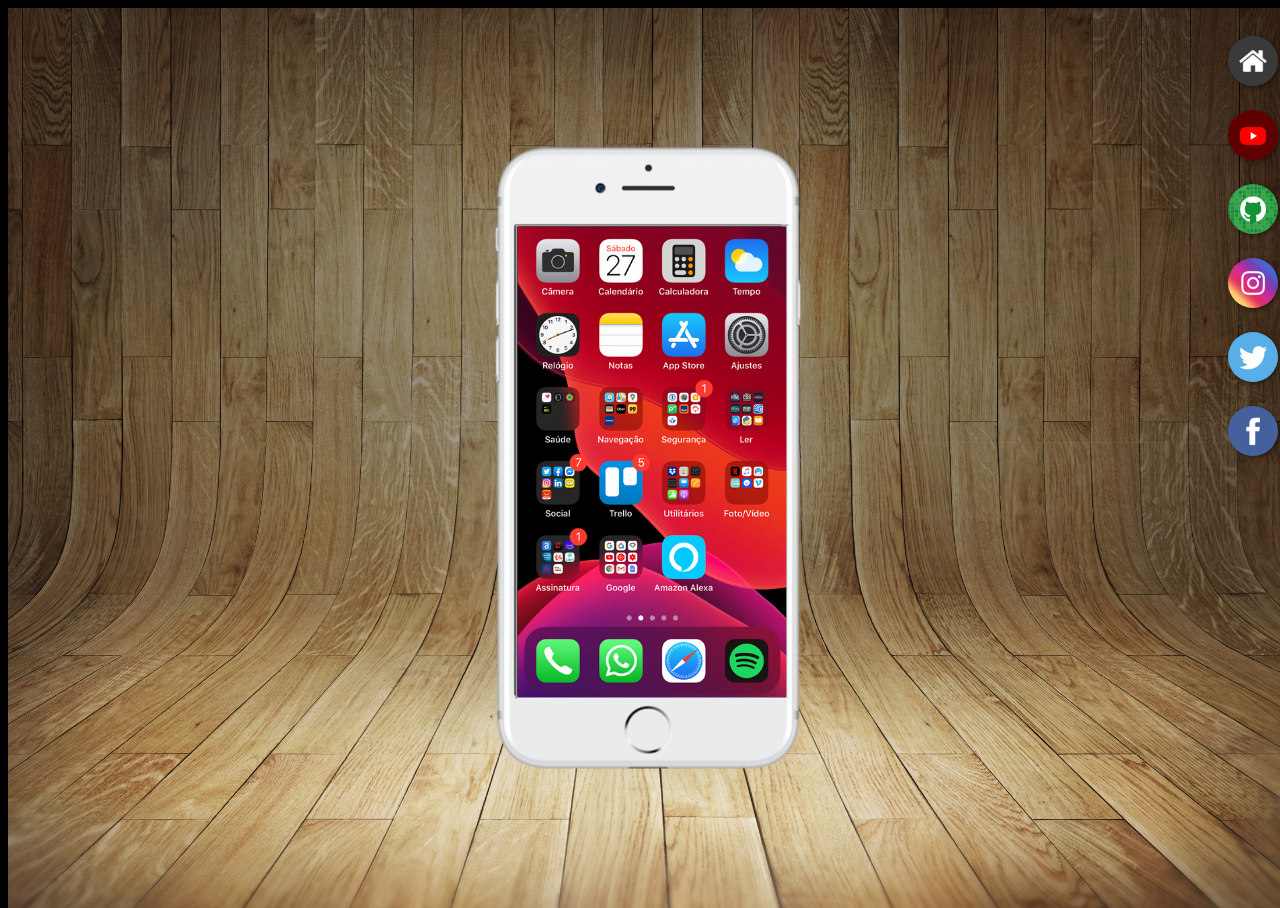
<file: index.html>
<!DOCTYPE html>
<html lang="pt-br">
<head>
    <meta charset="UTF-8">
    <meta name="viewport" content="width=device-width, initial-scale=1.0">
    <title>Projeto Redes Sociais</title>
    <link rel="shortcut icon" href="gitefavicon/favicon.ico" type="image/x-icon">
    <link rel="stylesheet" href="estilos/style.css">
</head>
<body>
    <main>
        <section id="telefone">
            <iframe src="home.html" name="tela" id="tela">
                seu navegador nao e compativel com isso.
            </iframe>

        </section>

        <section id="redes-sociais">
            <a href="home.html" target="tela"><br> <img src="imagens/logo-home.jpg" alt=""></a>

            <a href="youtube.html" target="tela"> <br> <img src="imagens/logo-youtube.jpg" alt=""></a>

            <a href="github.html" target="tela"><br> <img src="imagens/logo-github.jpg" alt=""></a>

            <a href="instagram.html" target="tela"><br><img src="imagens/logo-instagram.jpg" alt=""></a>

            <a href="twitter.html" target="tela"> <br> <img src="imagens/logo-twitter.jpg" alt=""></a>

            <a href="facebook.html" target="tela"> <br> <img src="imagens/logo-facebook.jpg" alt=""></a>

        </section>
    </main>
    
</body>
</html>
</file>
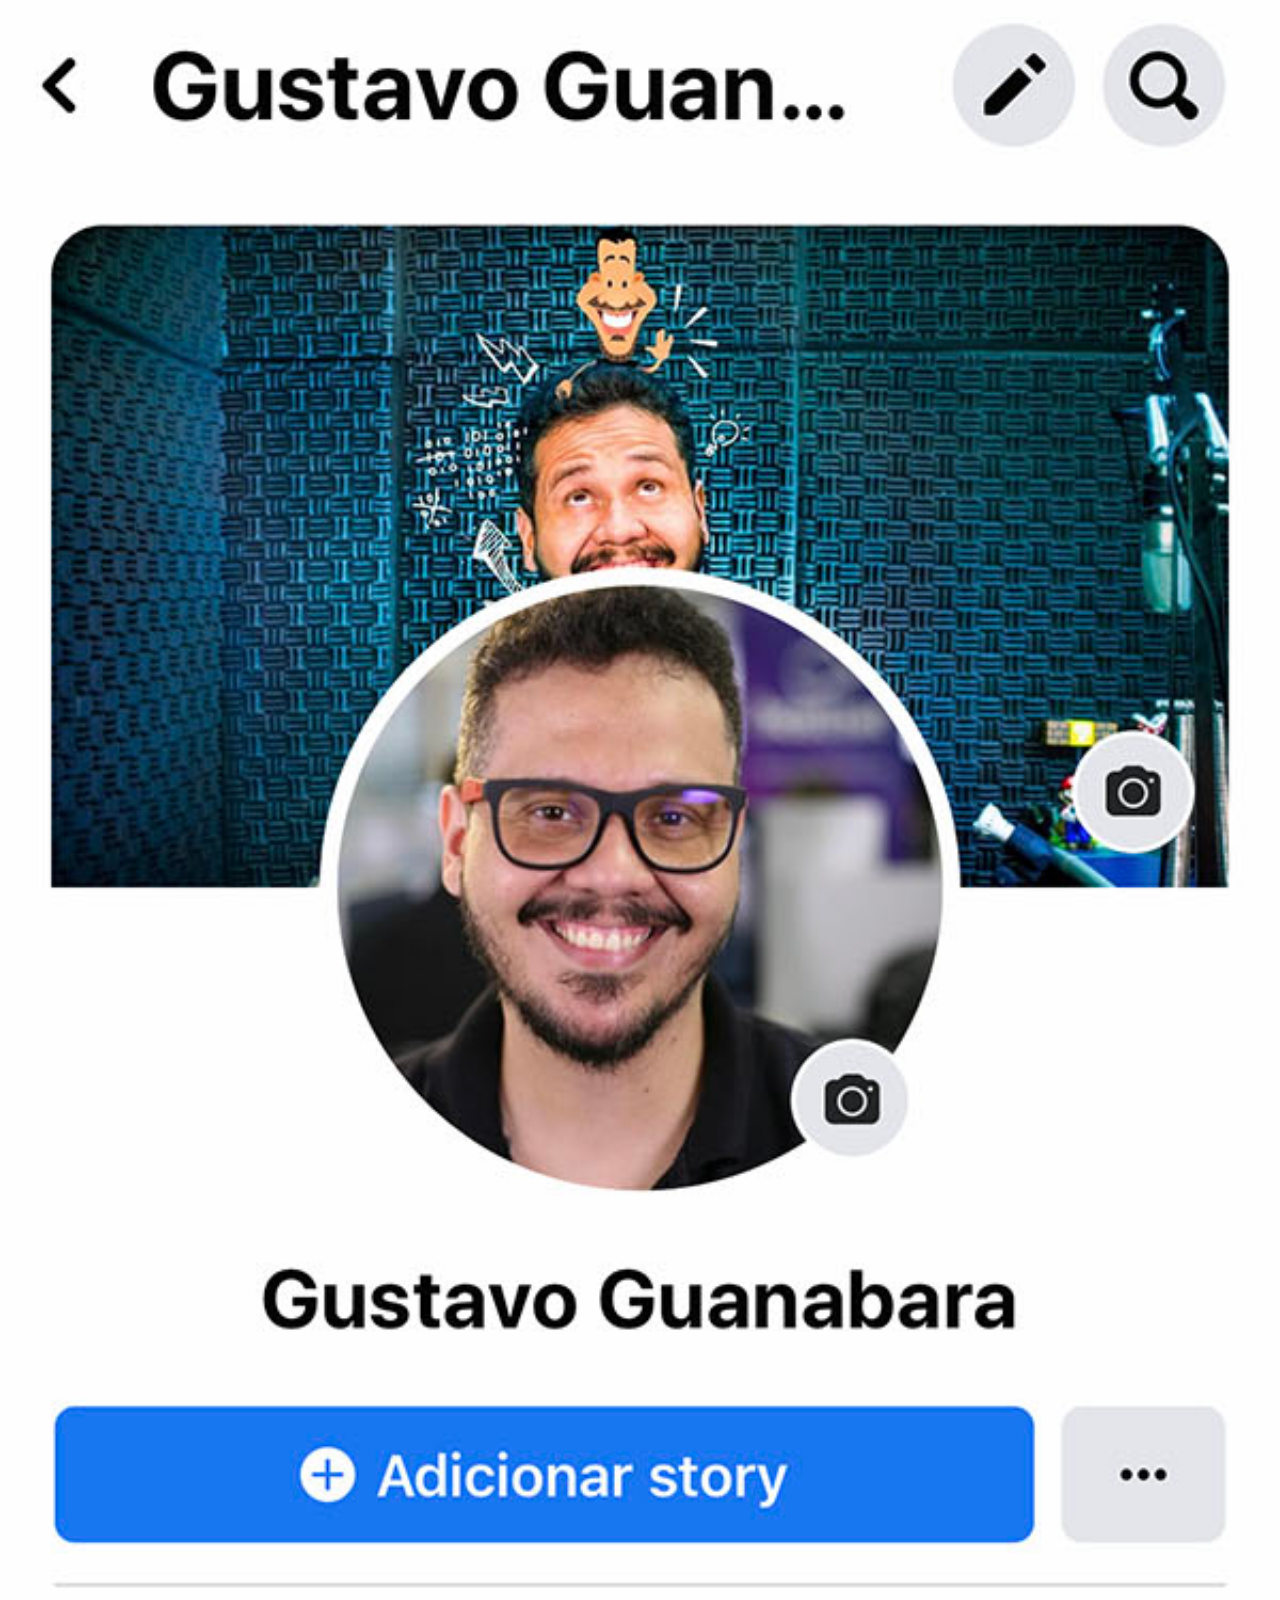
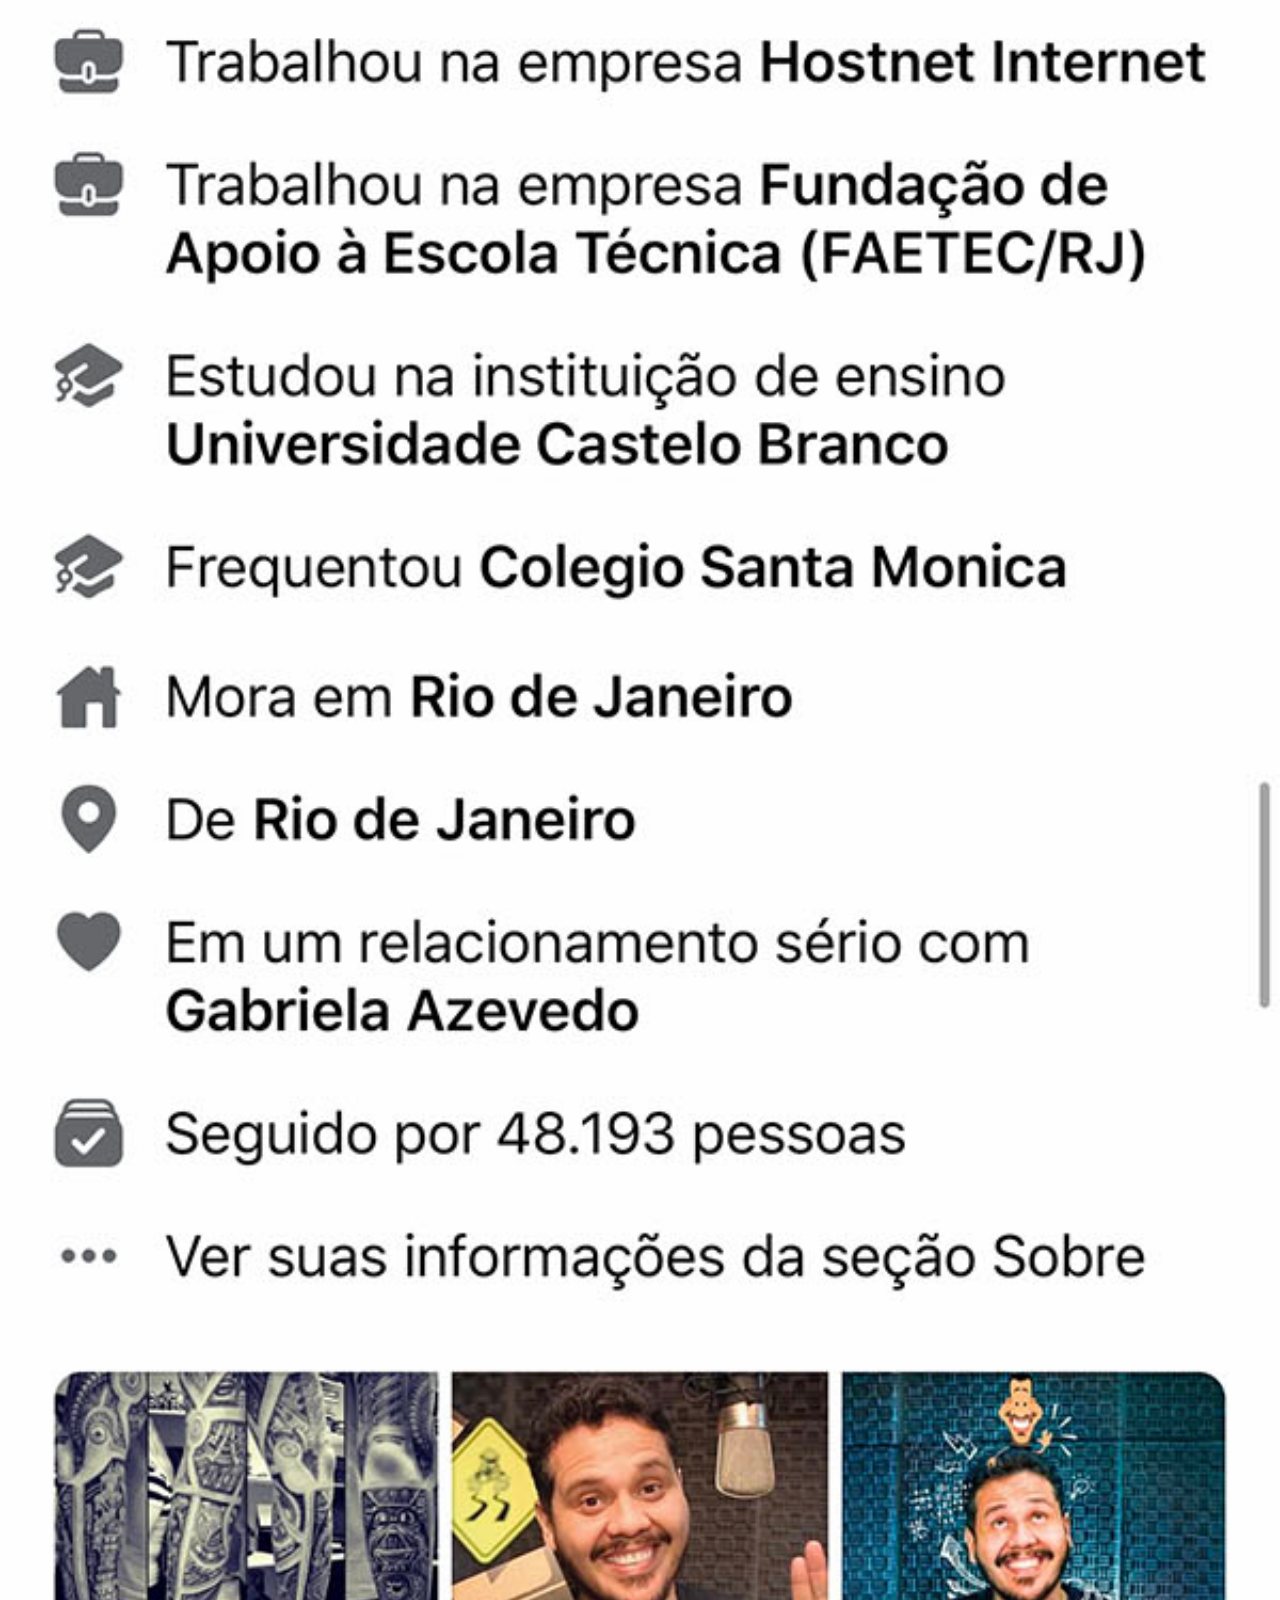
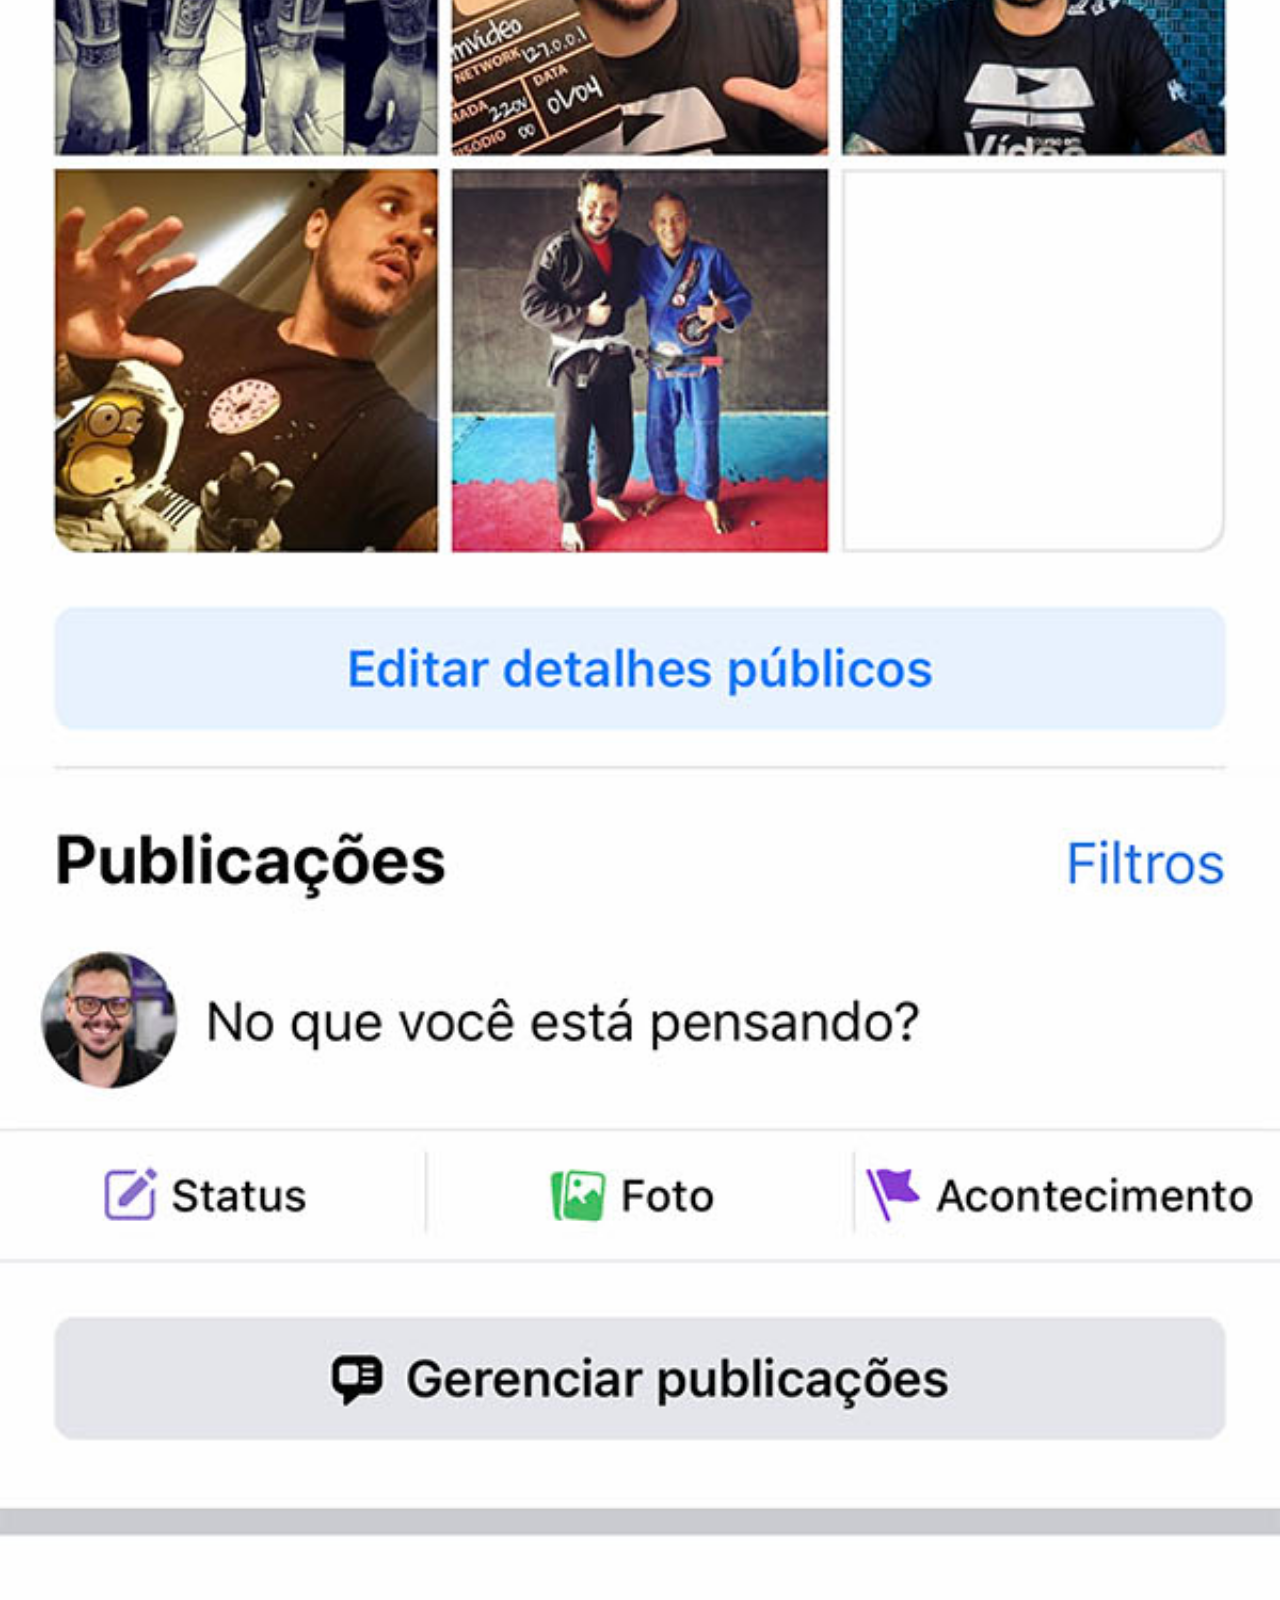
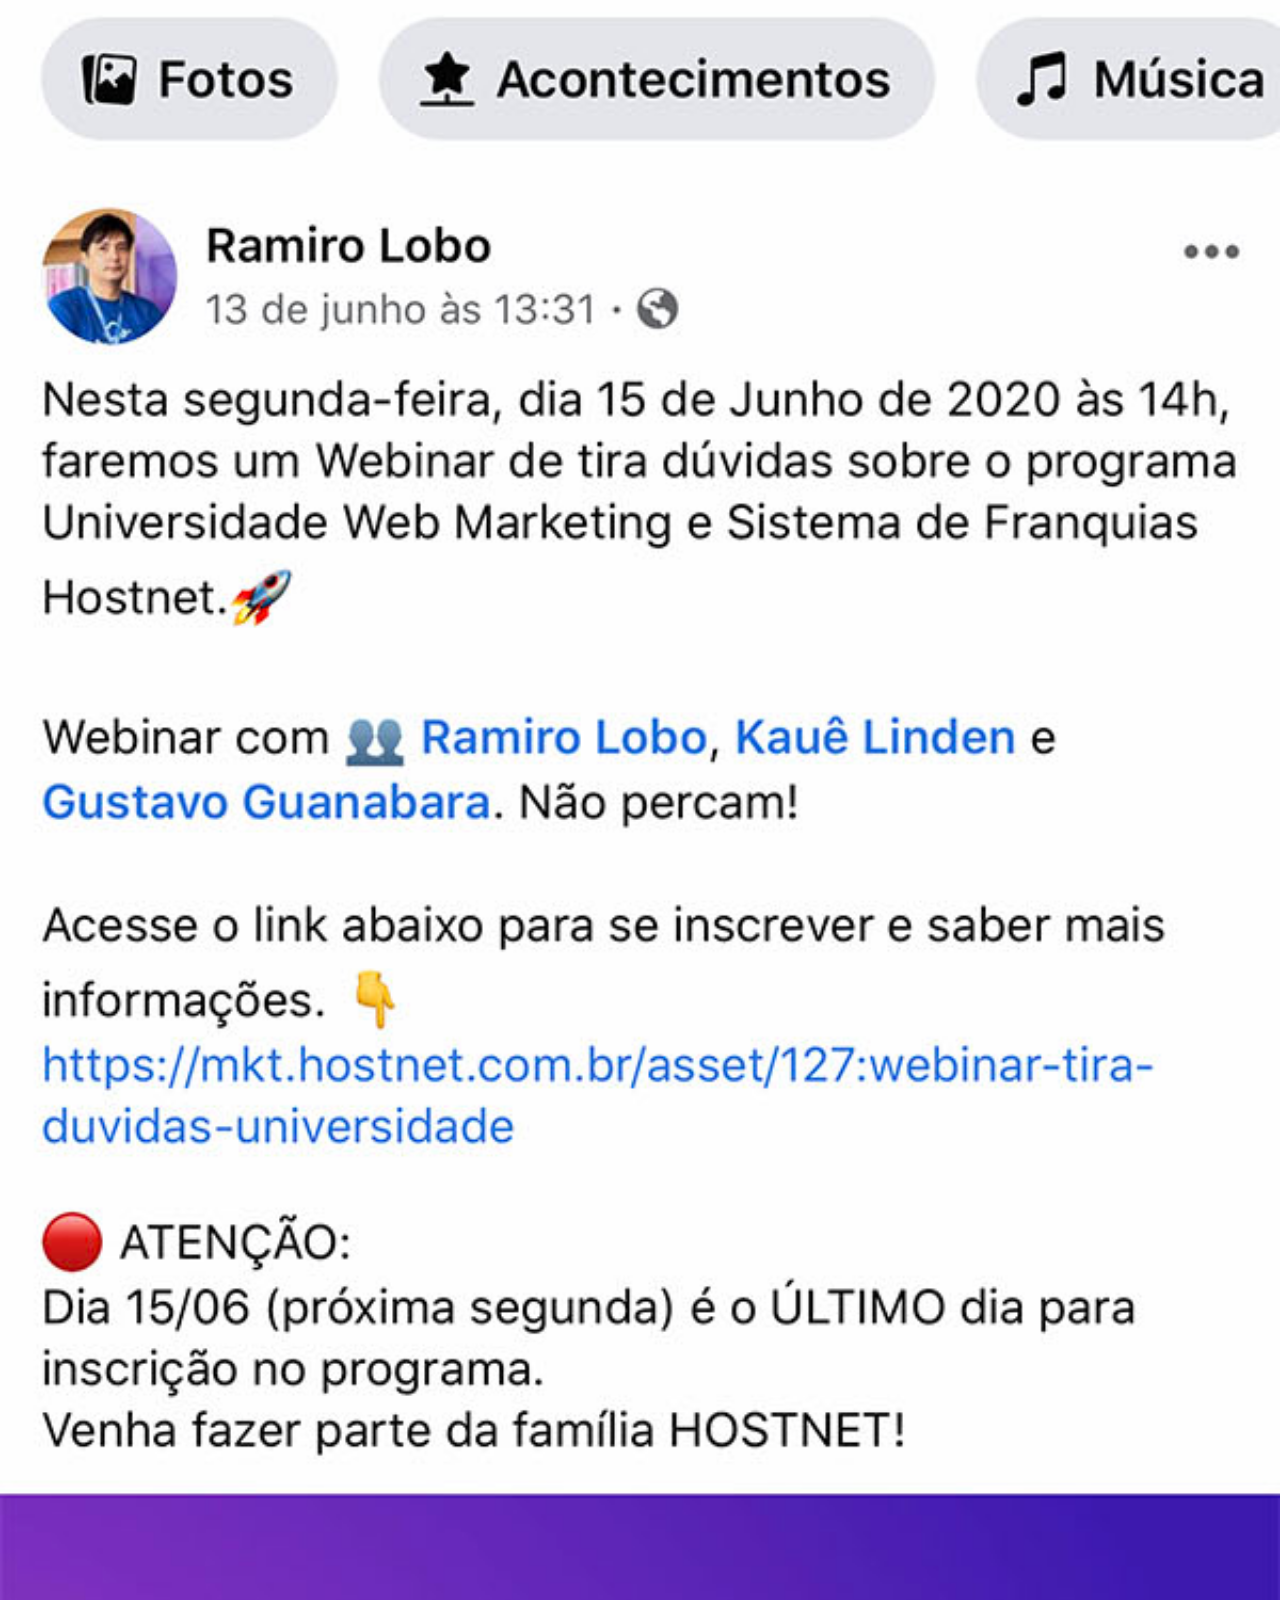
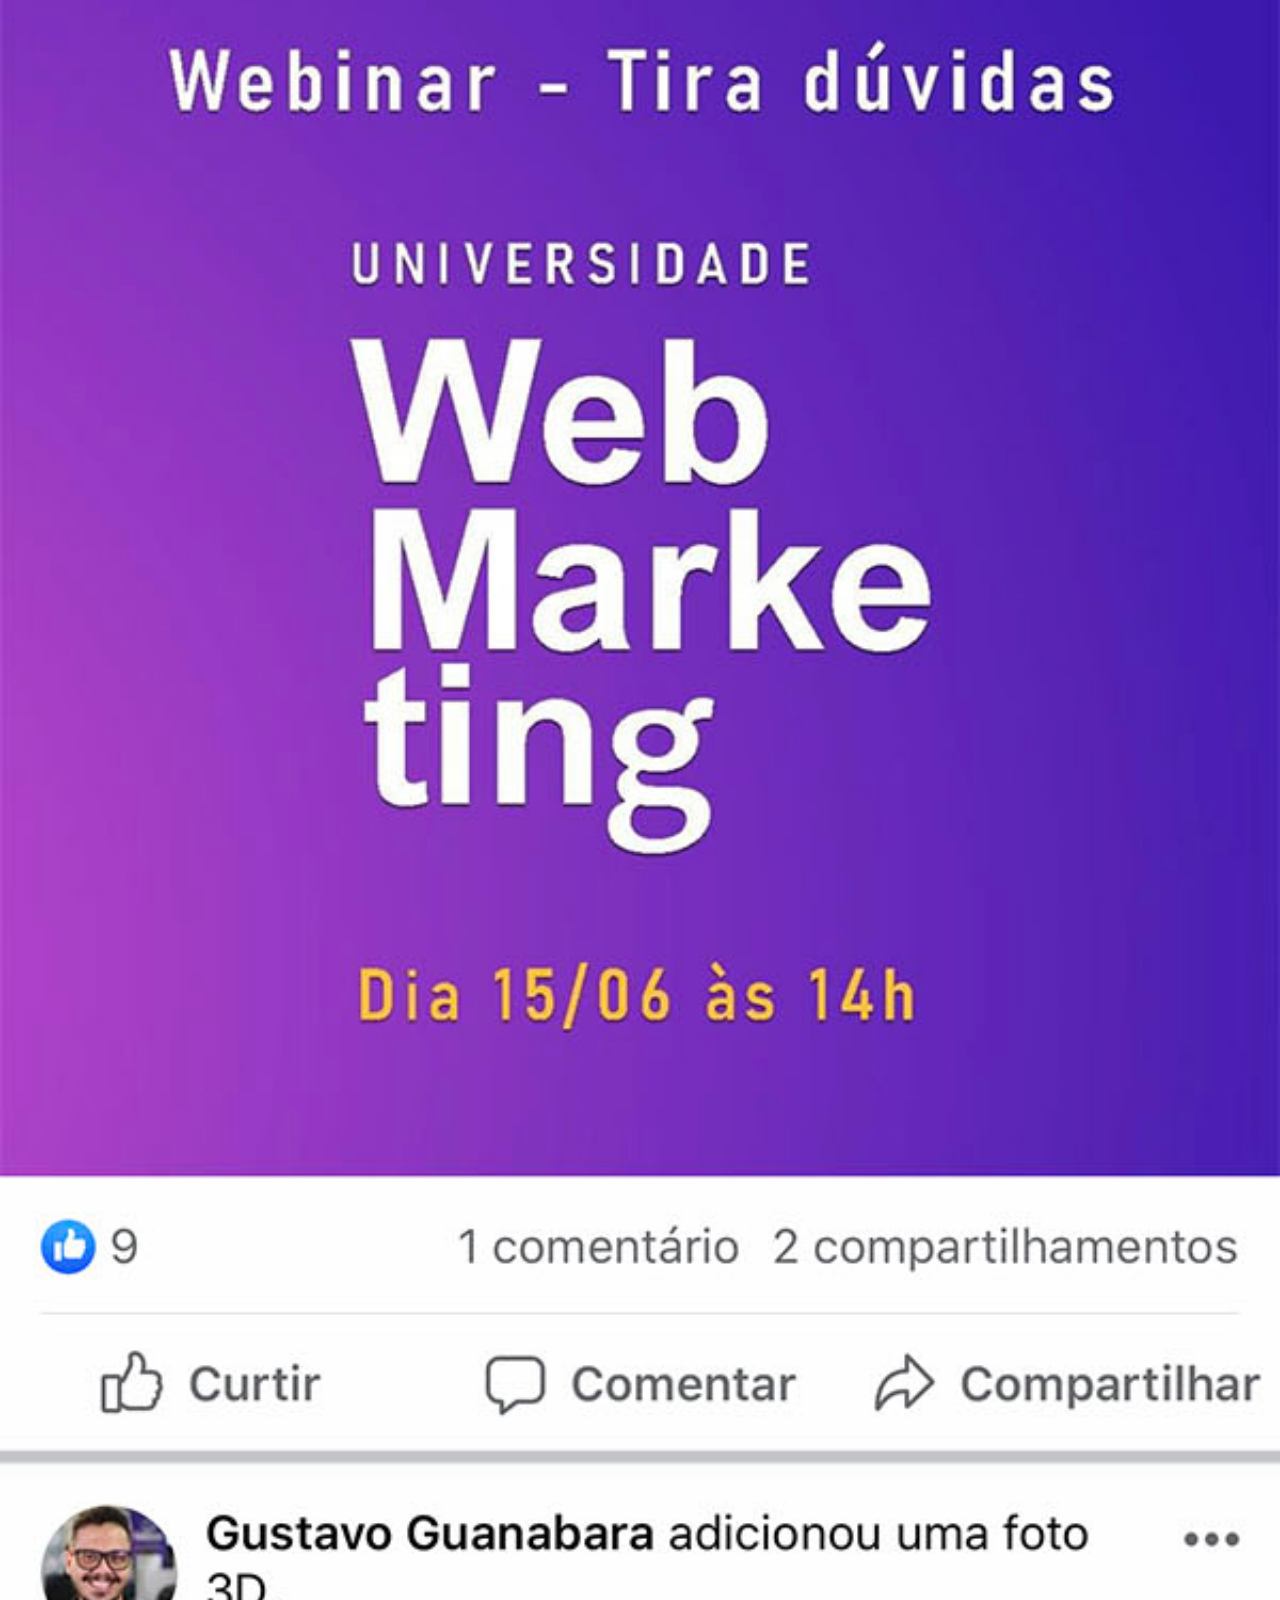
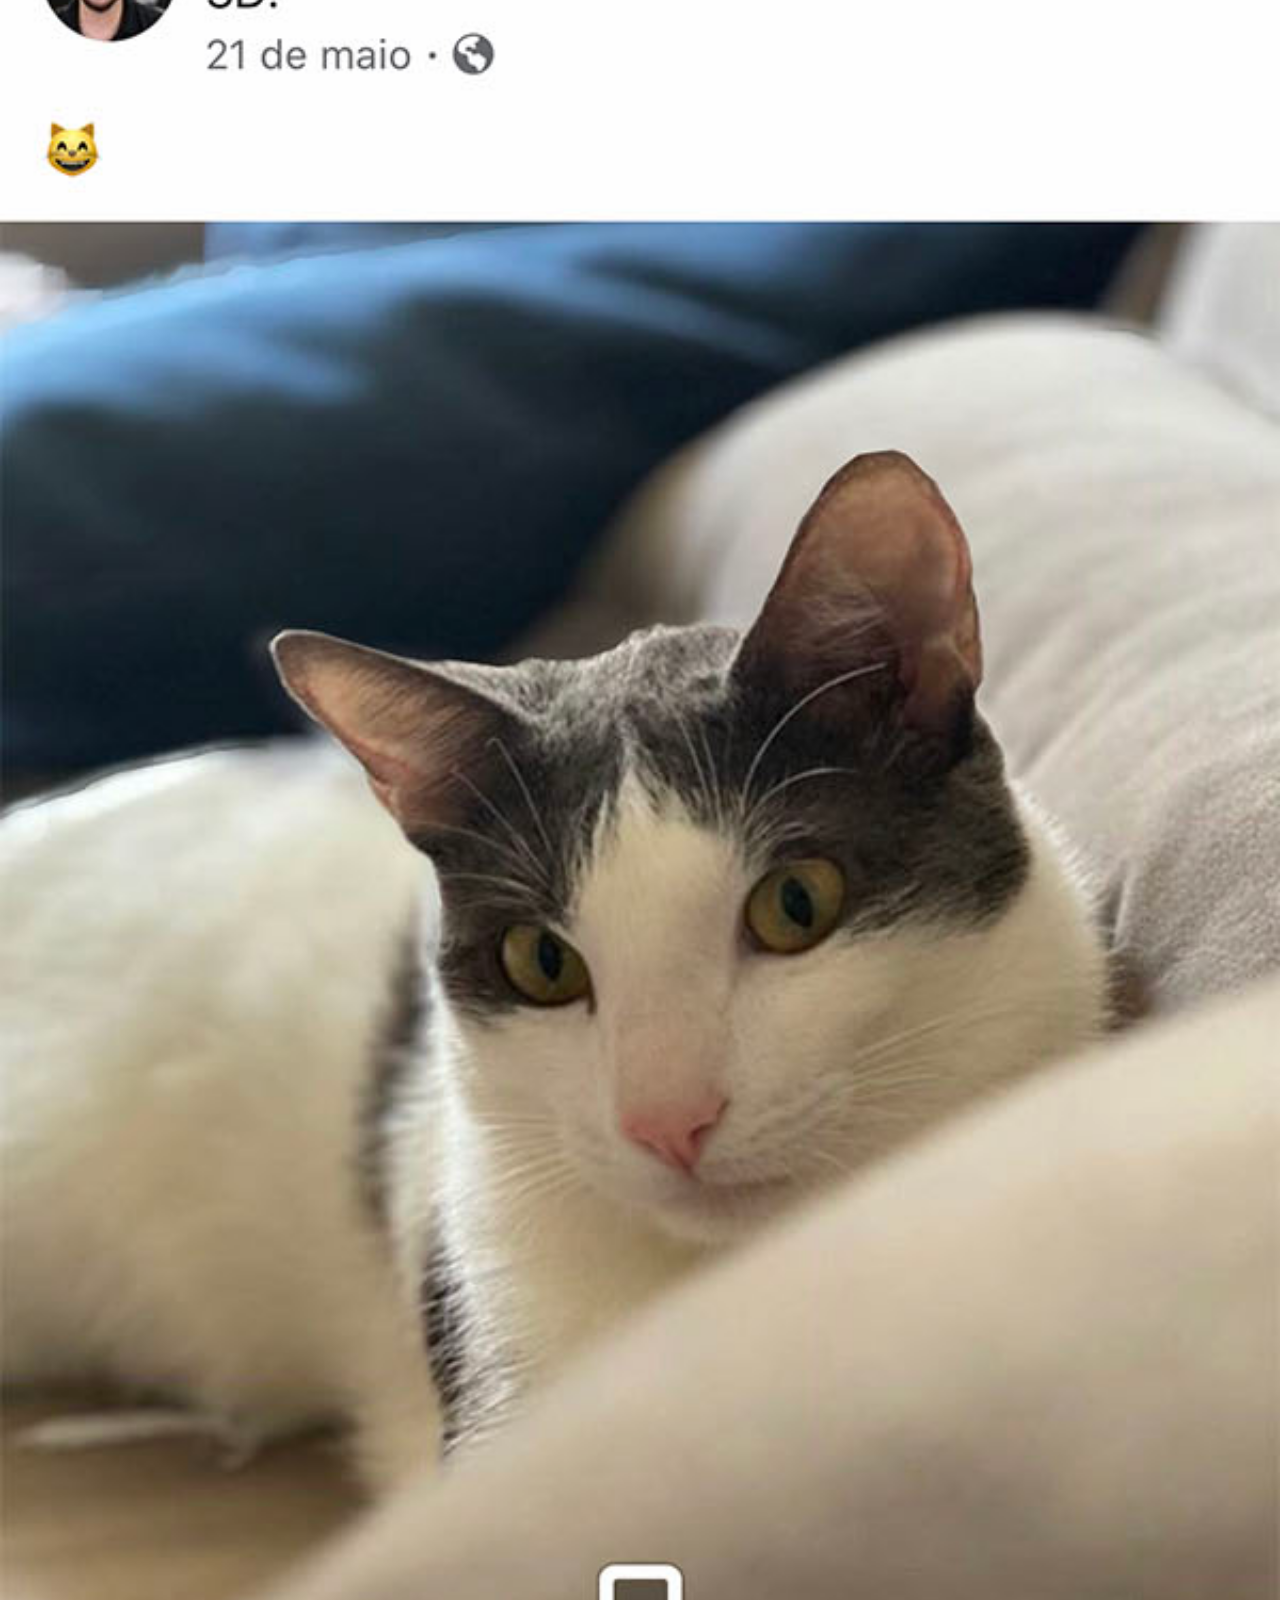
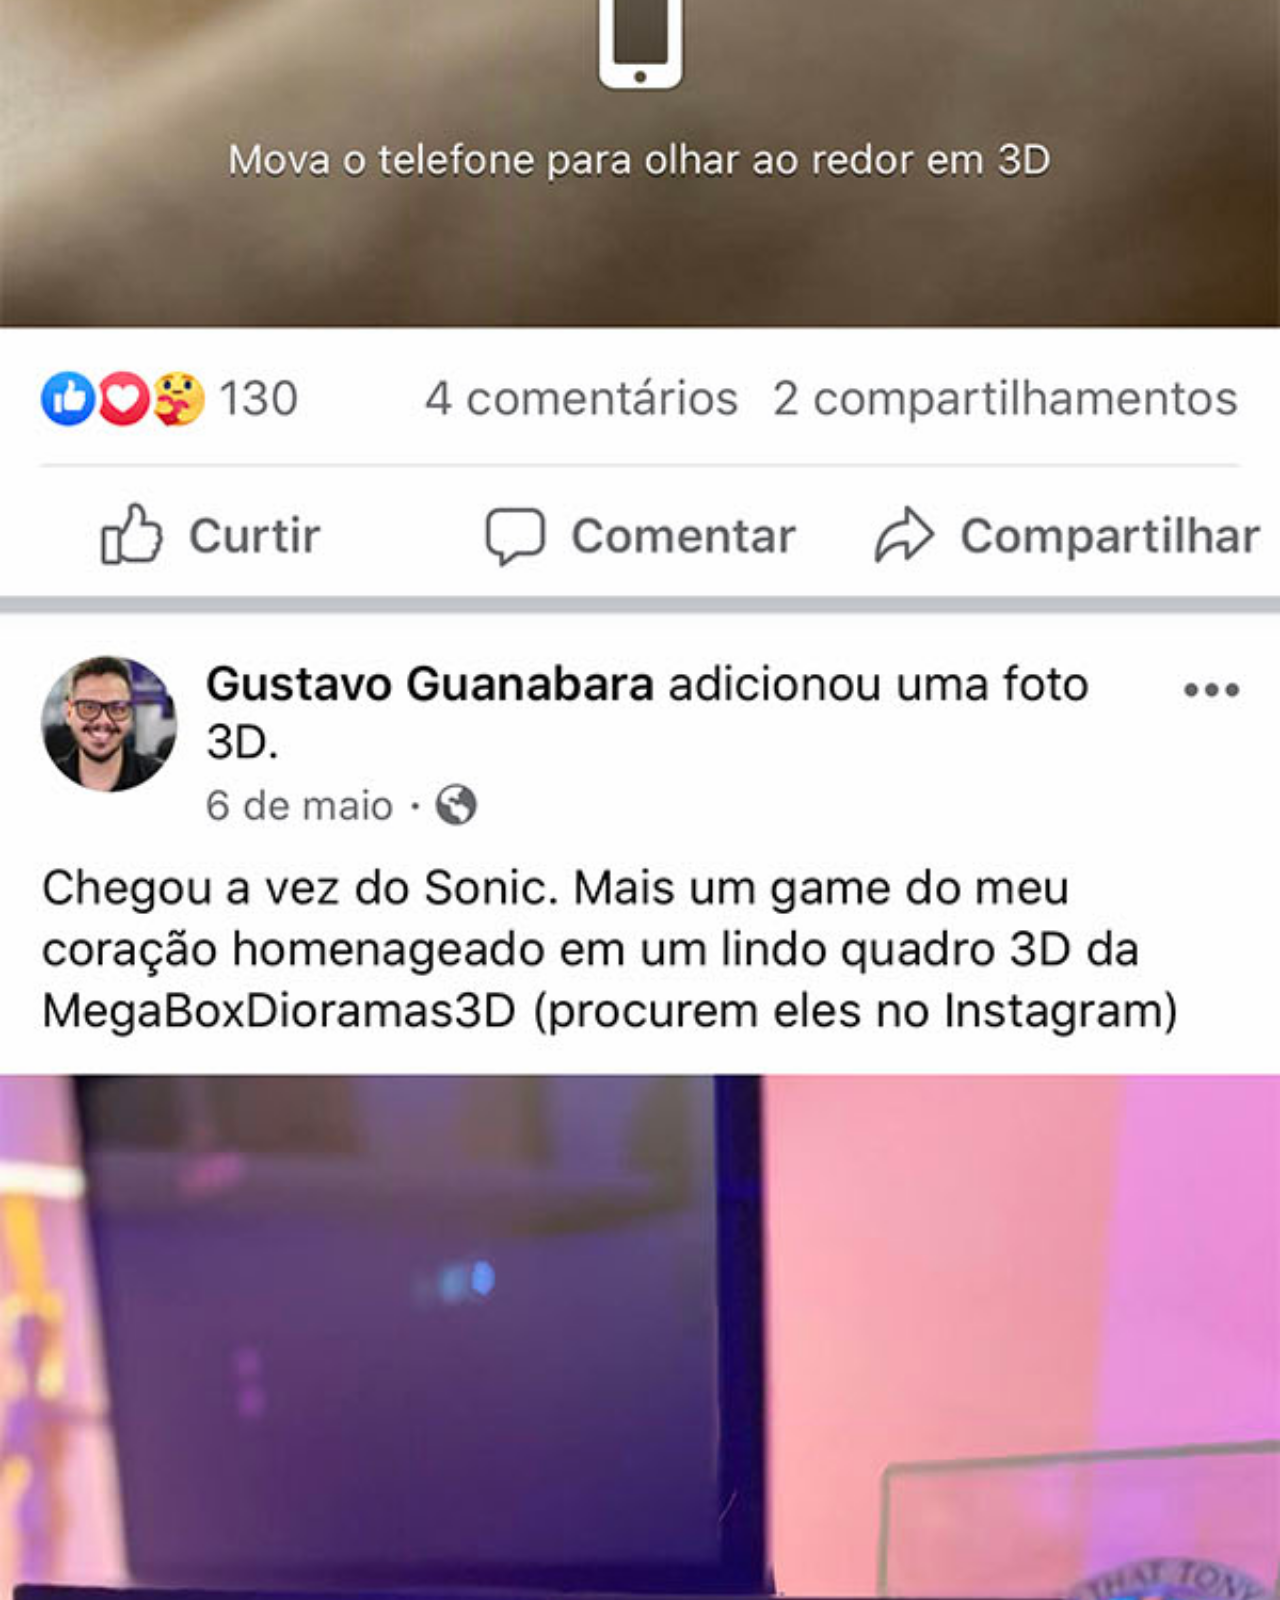
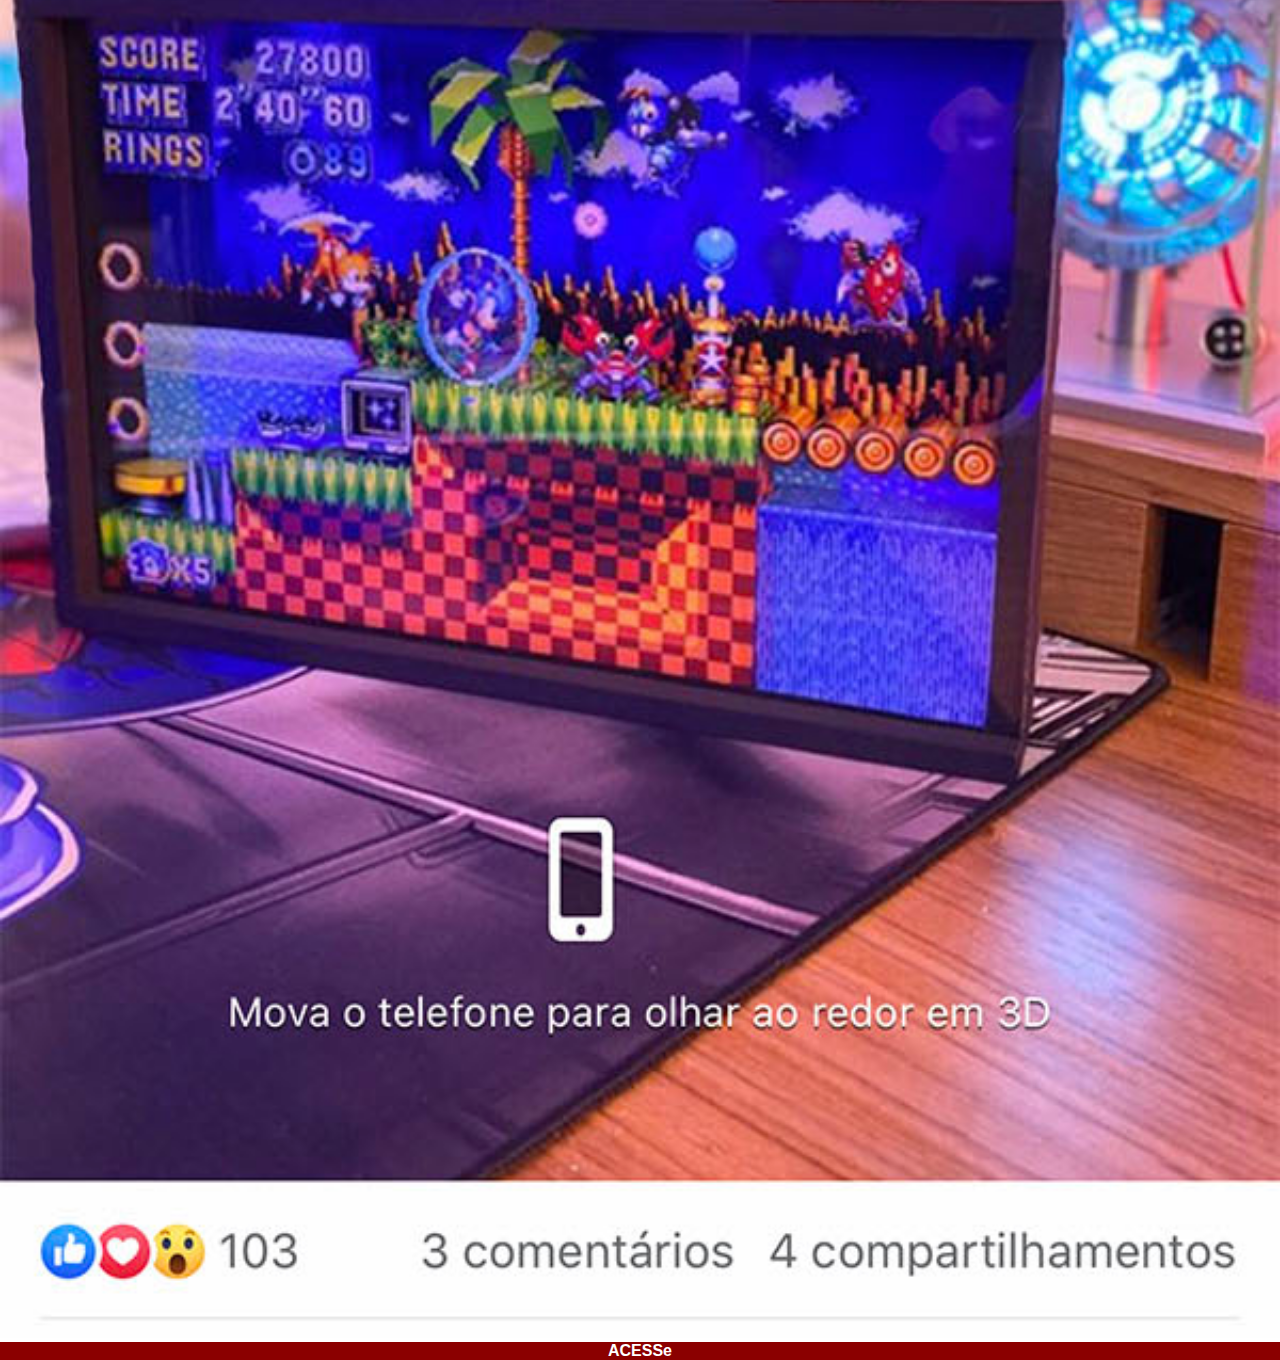
<file: facebook.html>
<!DOCTYPE html>
<html lang="pt-br">
<head>
    <meta charset="UTF-8">
    <meta name="viewport" content="width=device-width, initial-scale=1.0">
    <title>Document</title>
    <link rel="stylesheet" href="estilos/social.css">
</head>
<body>
    <img src="imagens/tela-facebook.jpg" alt="">
    <a href="https://www.facebook.com/gustavoguanabara.com" target="_blank">ACESSe</a>

    
</body>
</html>
</file>
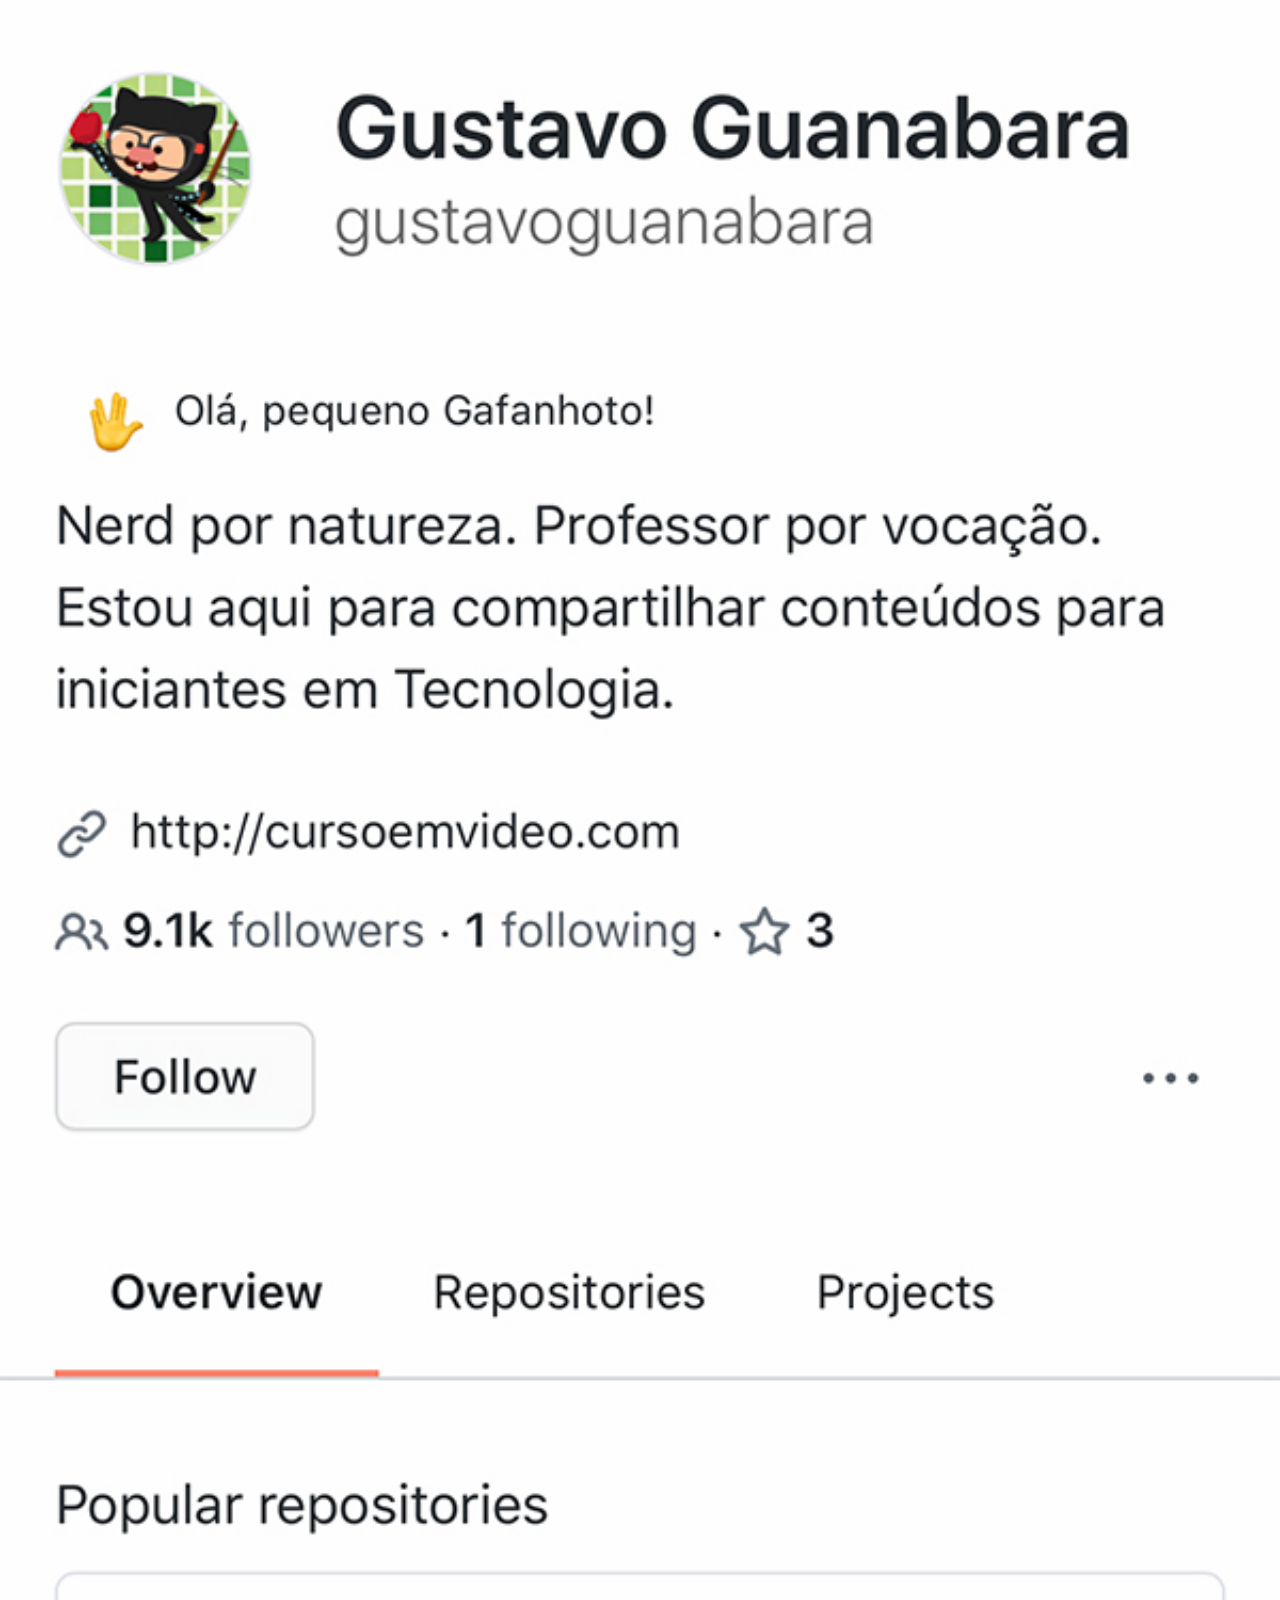
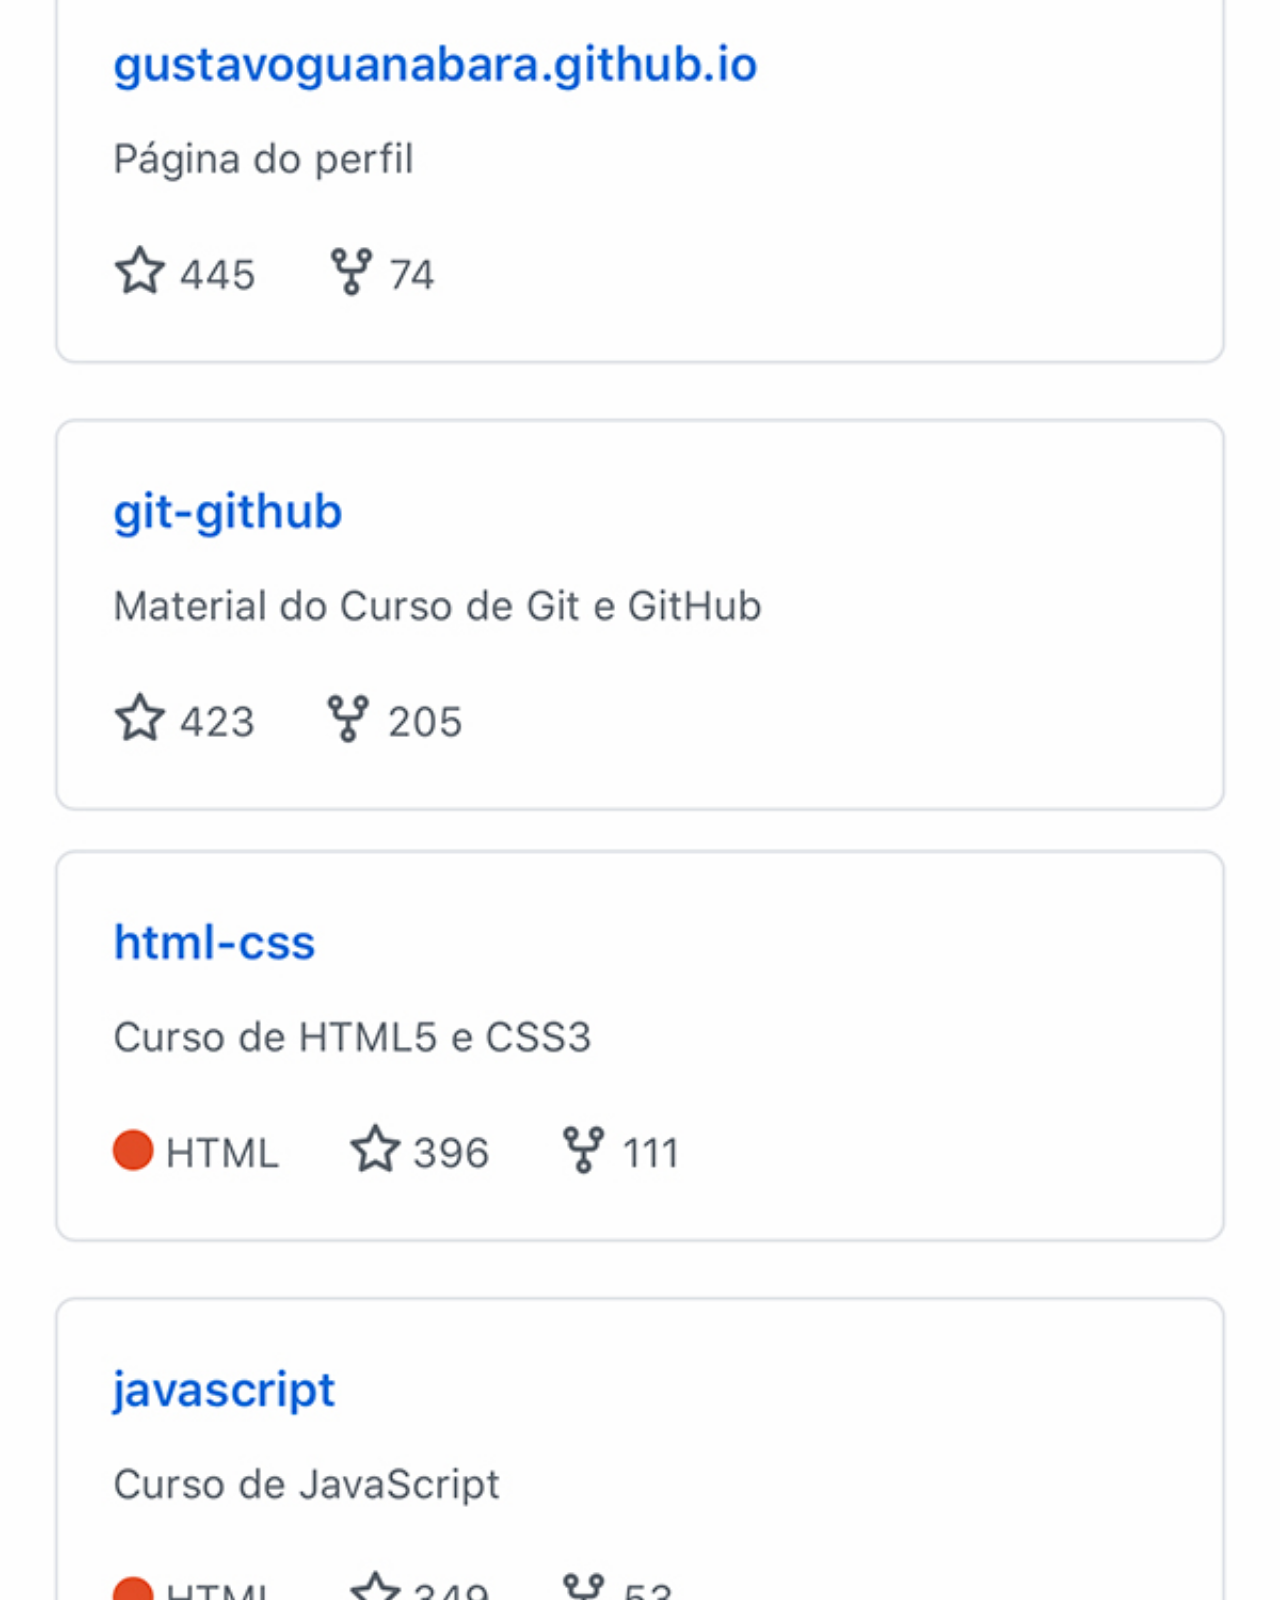
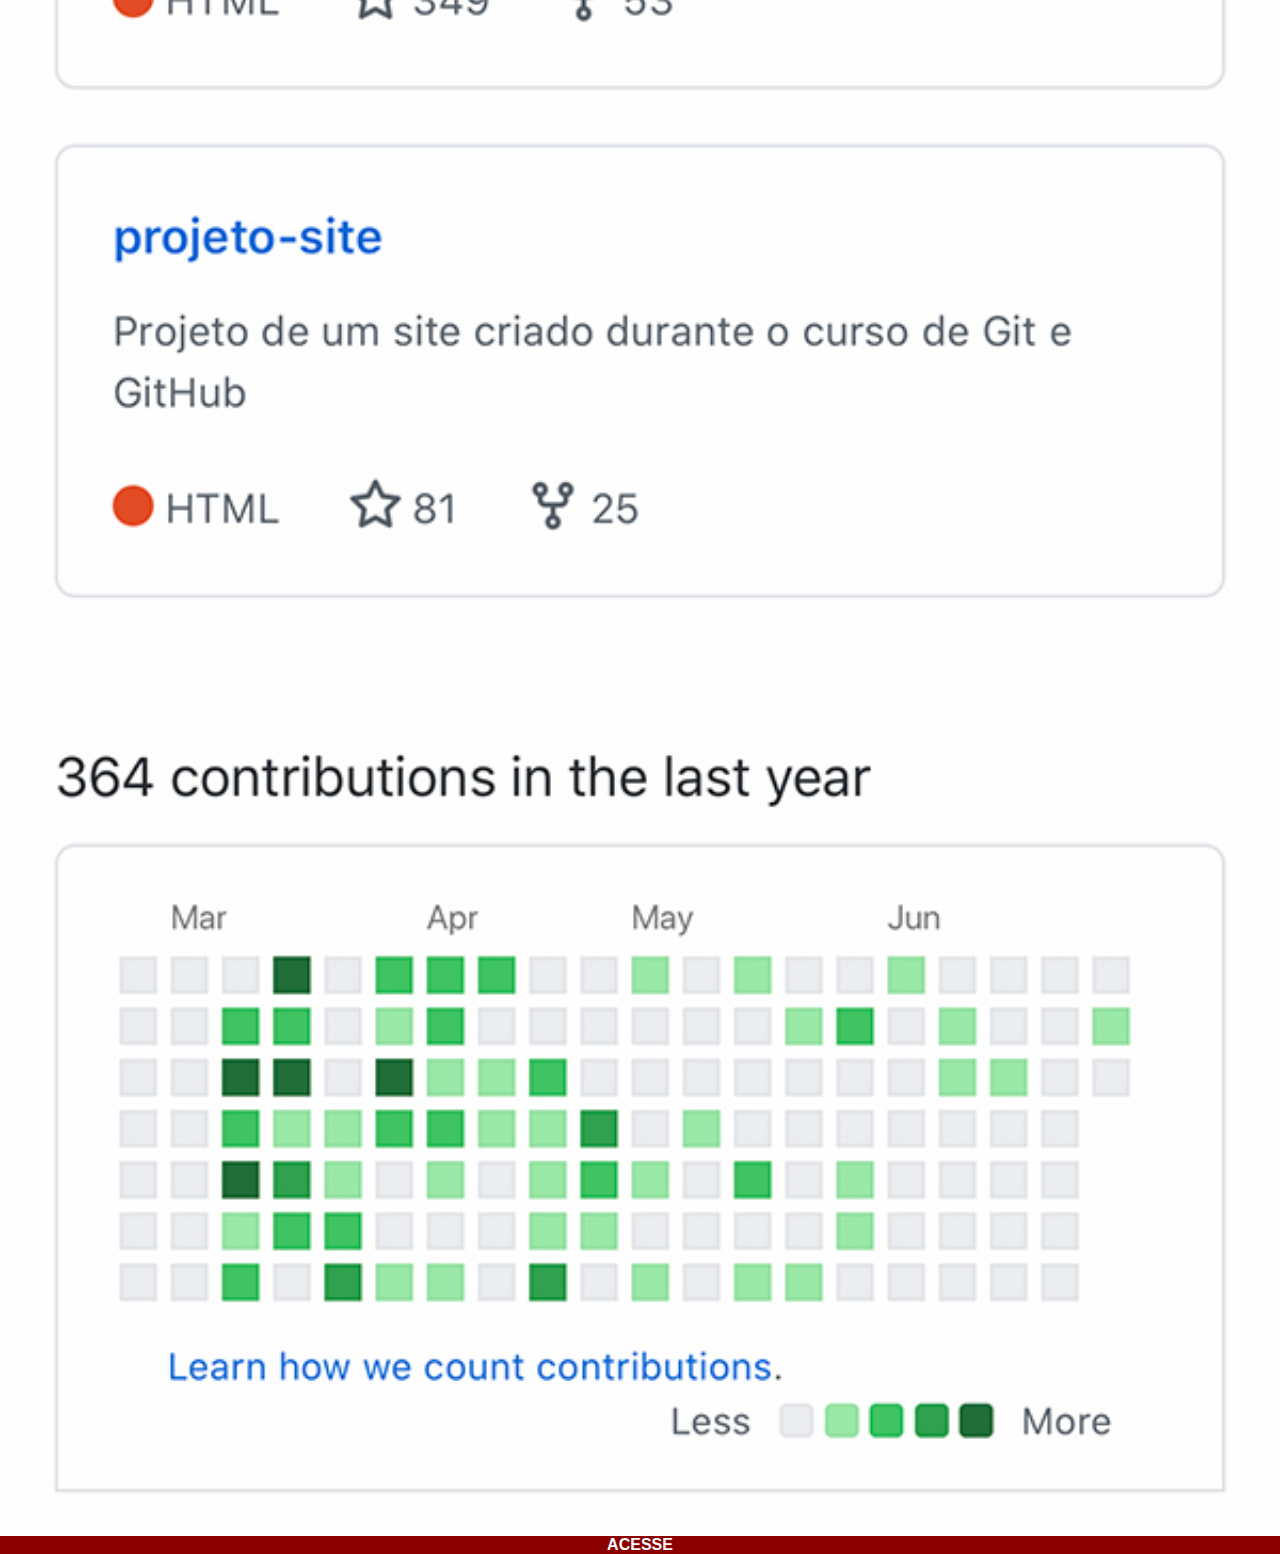
<file: github.html>
<!DOCTYPE html>
<html lang="pt-br">
<head>
    <meta charset="UTF-8">
    <meta name="viewport" content="width=device-width, initial-scale=1.0">
    <title>github</title>
    <link rel="stylesheet" href="estilos/social.css">
</head>
<body>
    <img src="imagens/tela-github.jpg" alt="">
    <a href="https://github.com/gustavoguanabara" target="_blank"> ACESSE </a>
    
</body>
</html>
</file>
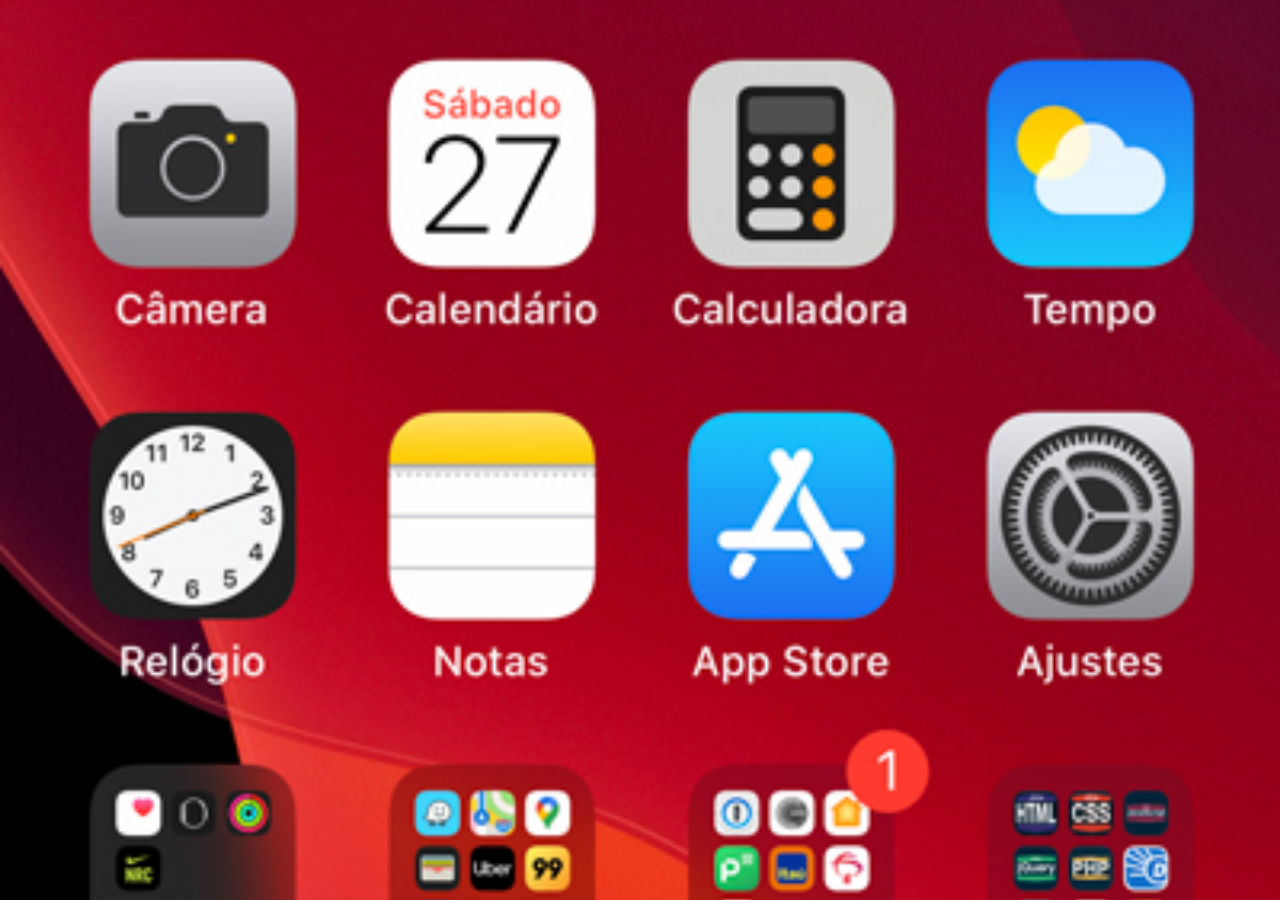
<file: home.html>
<!DOCTYPE html>
<html lang="pt-br">
<head>
    <meta charset="UTF-8">
    <meta name="viewport" content="width=device-width, initial-scale=1.0">
    <title>home</title>
</head>
<style>
    *{
        margin: 0px;
        padding: 0px;
    }
    body{
        width: 100vw;
        height: 100vh;
        background: black url('imagens/tela-home.jpg') no-repeat top center;
        background-size: cover;
    }
</style>
<body>
    
</body>
</html>
</file>
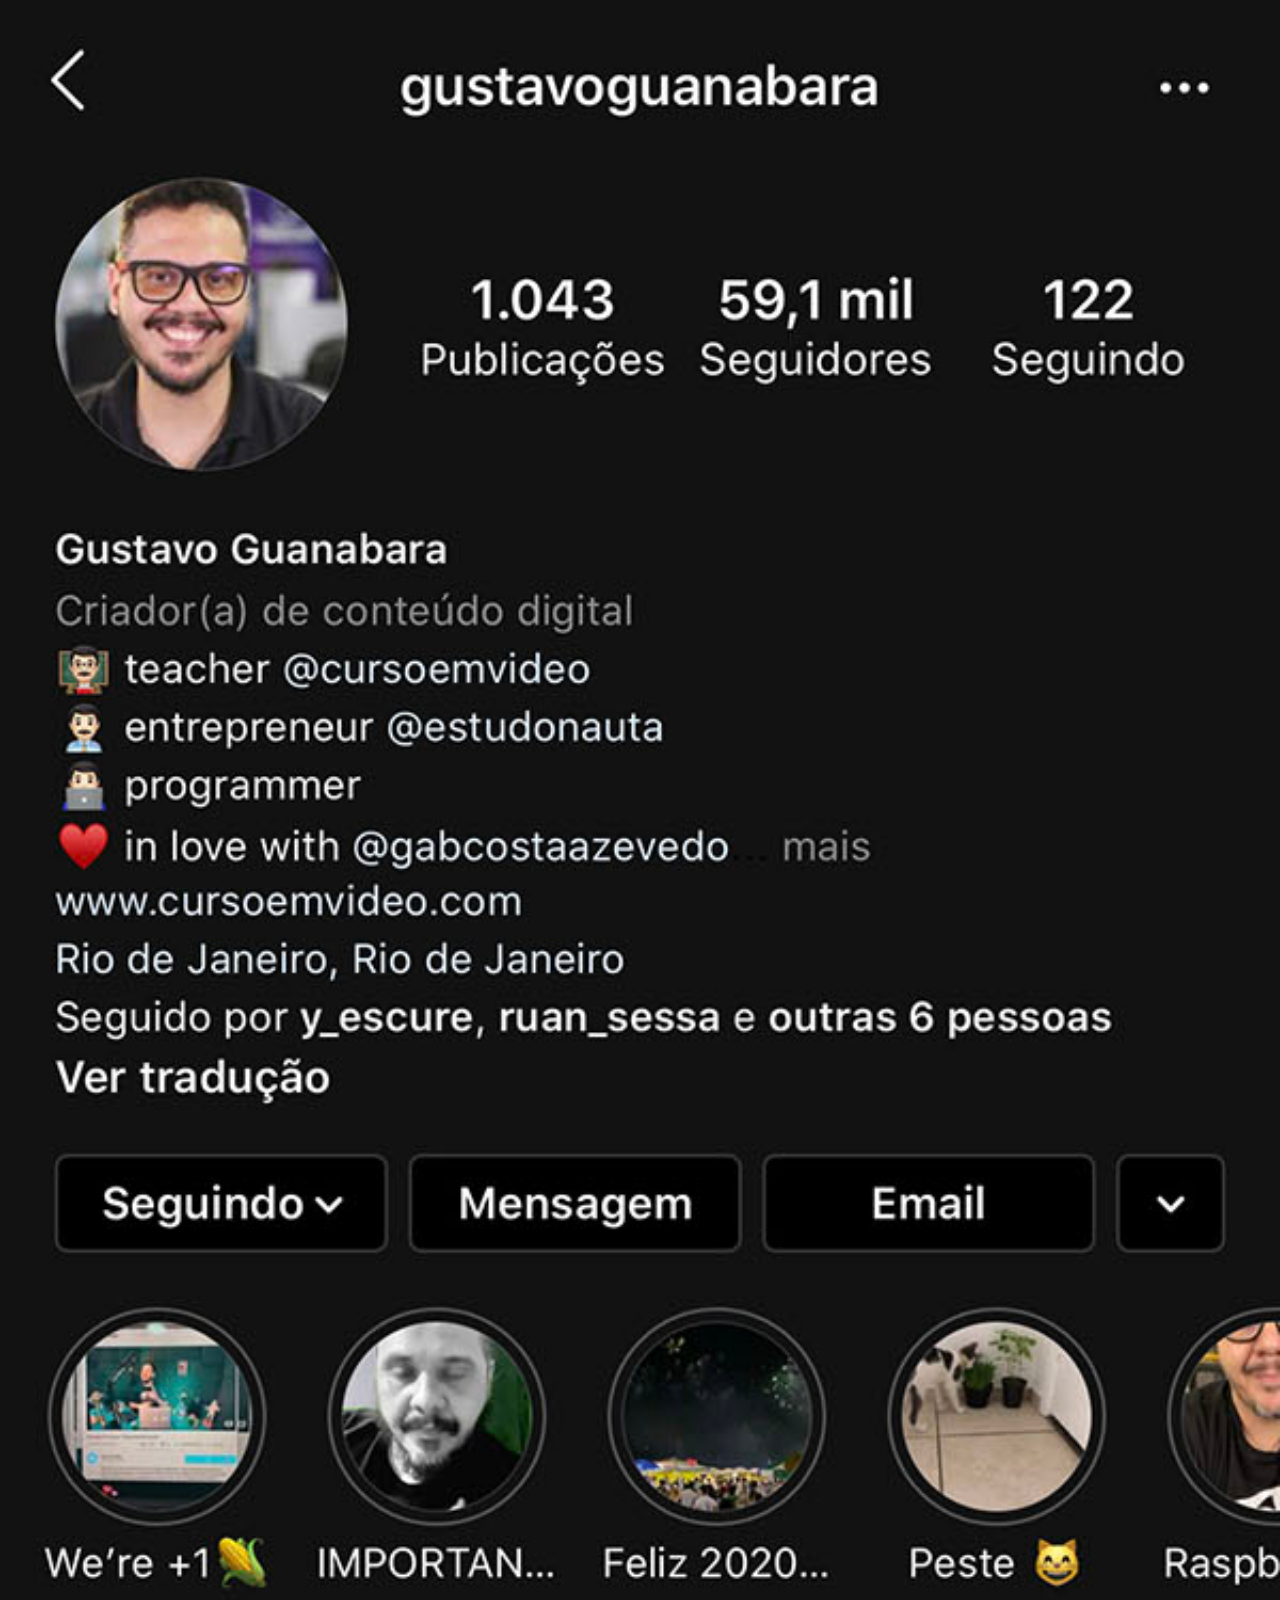
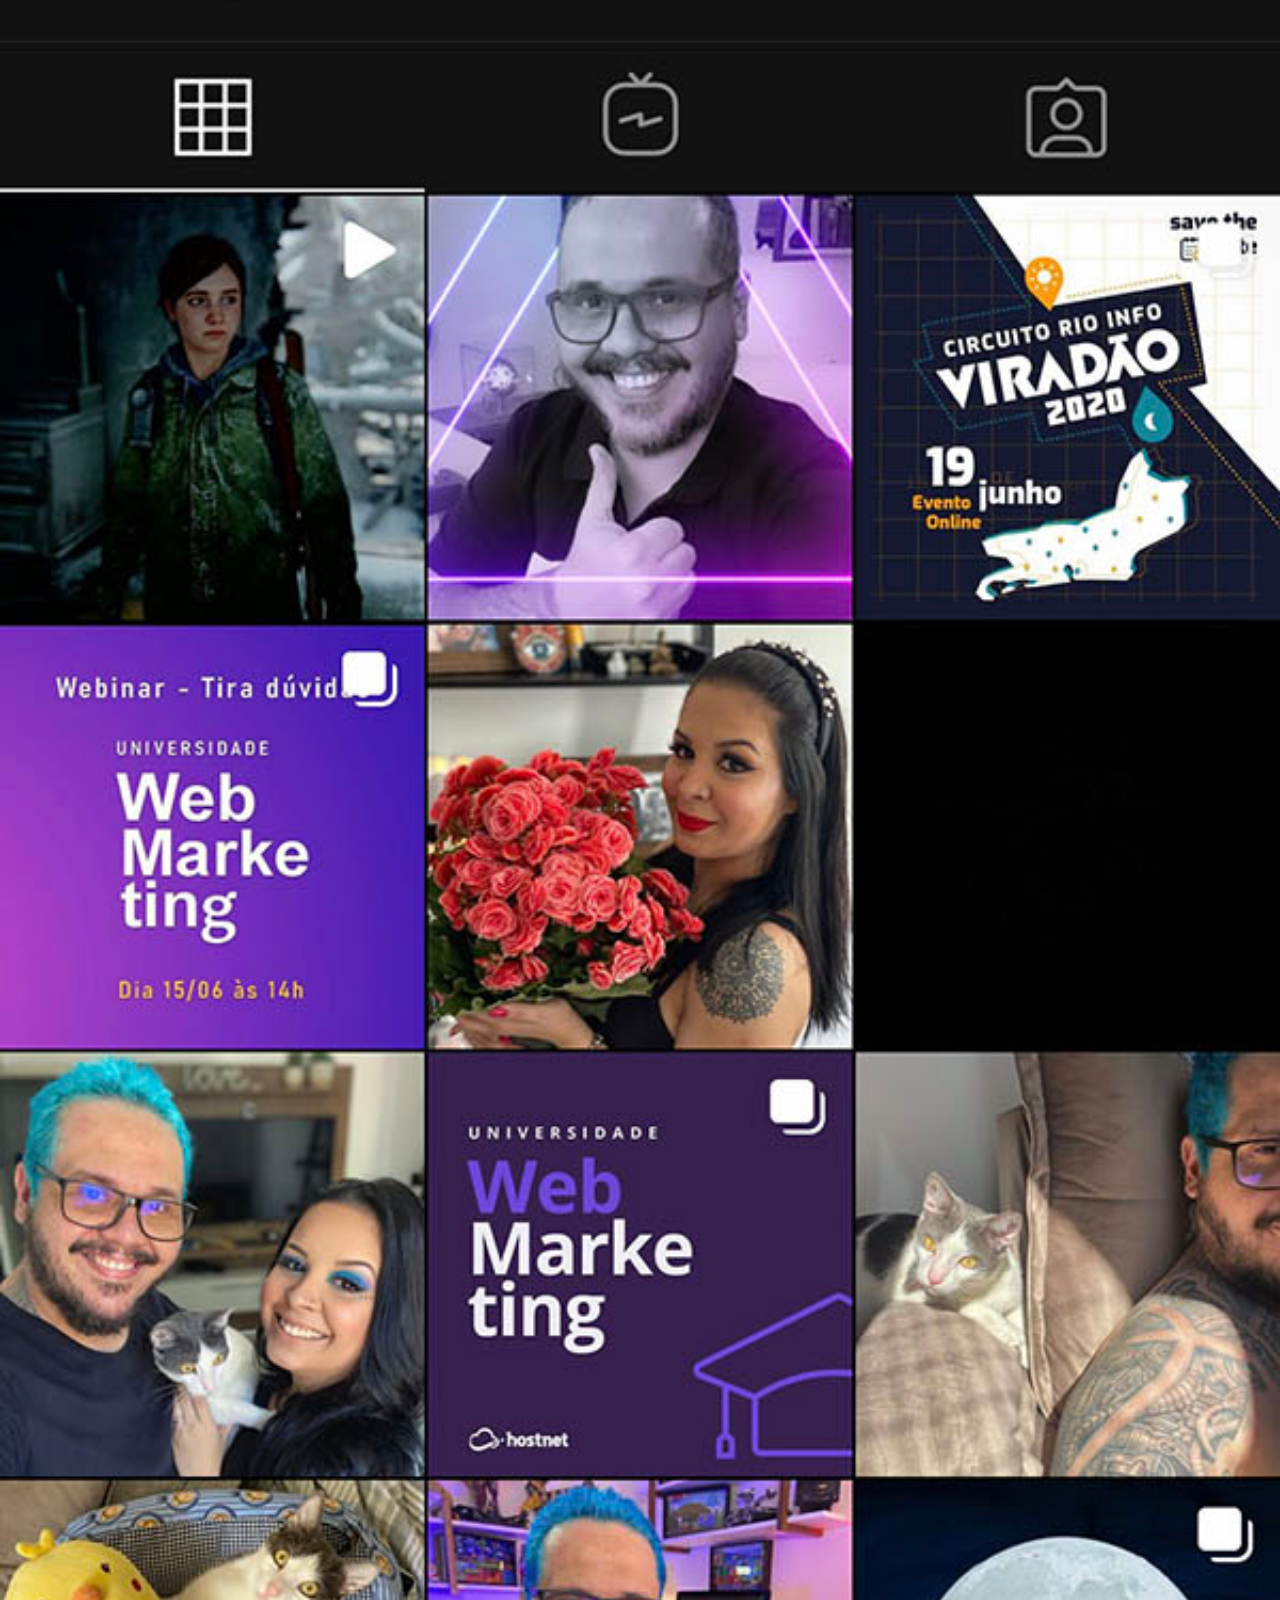
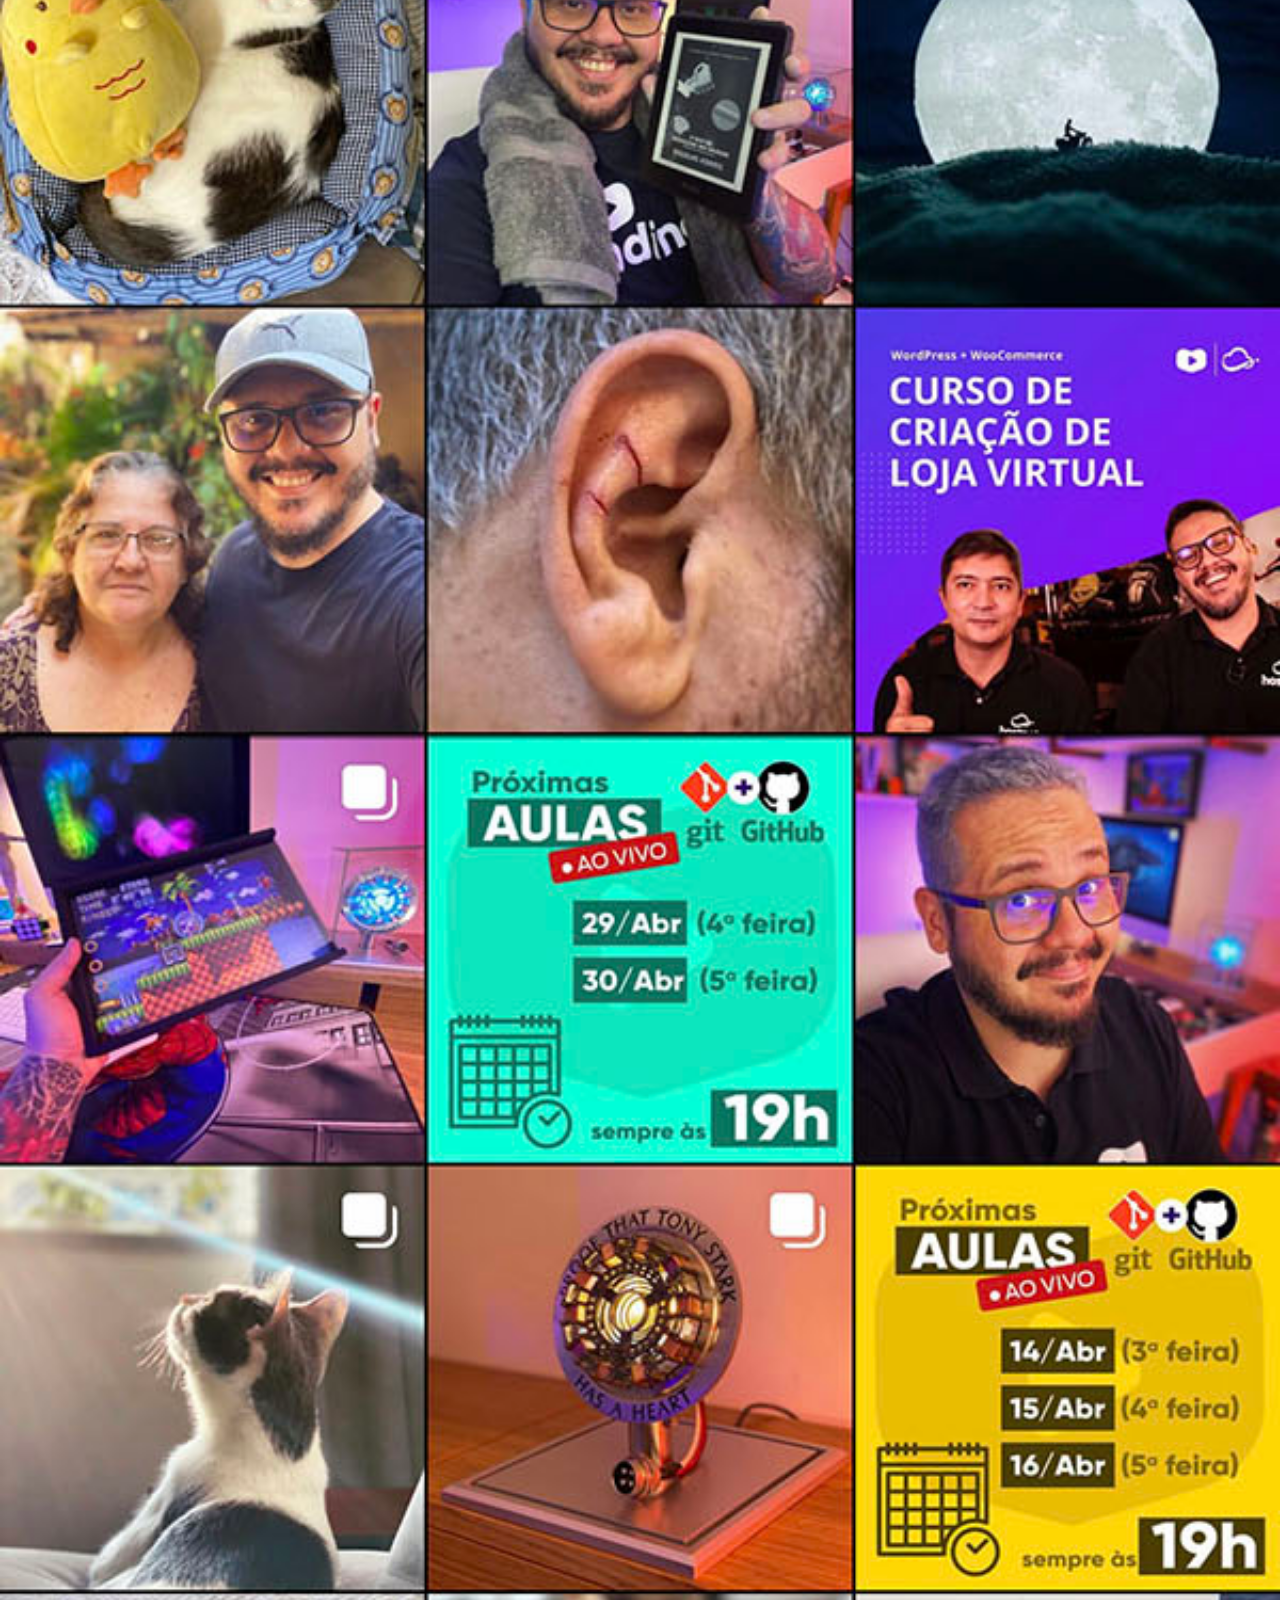
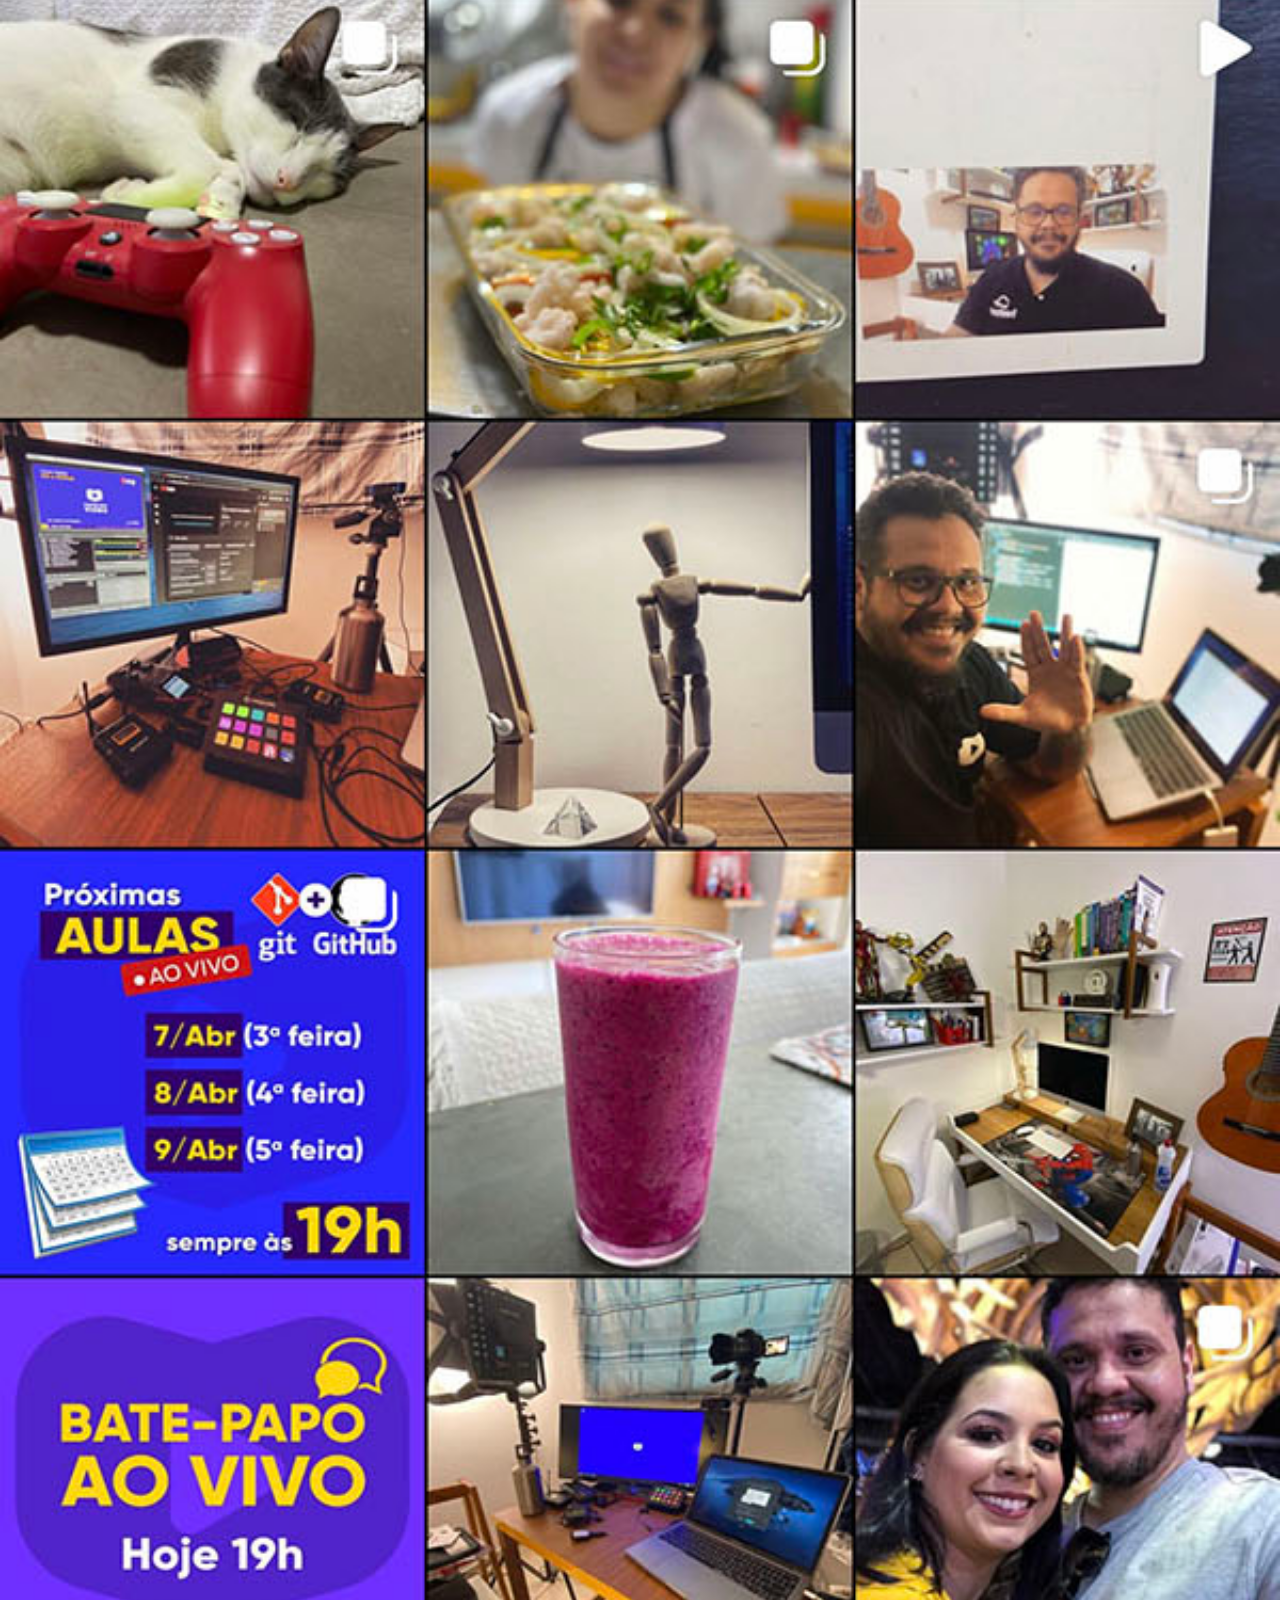
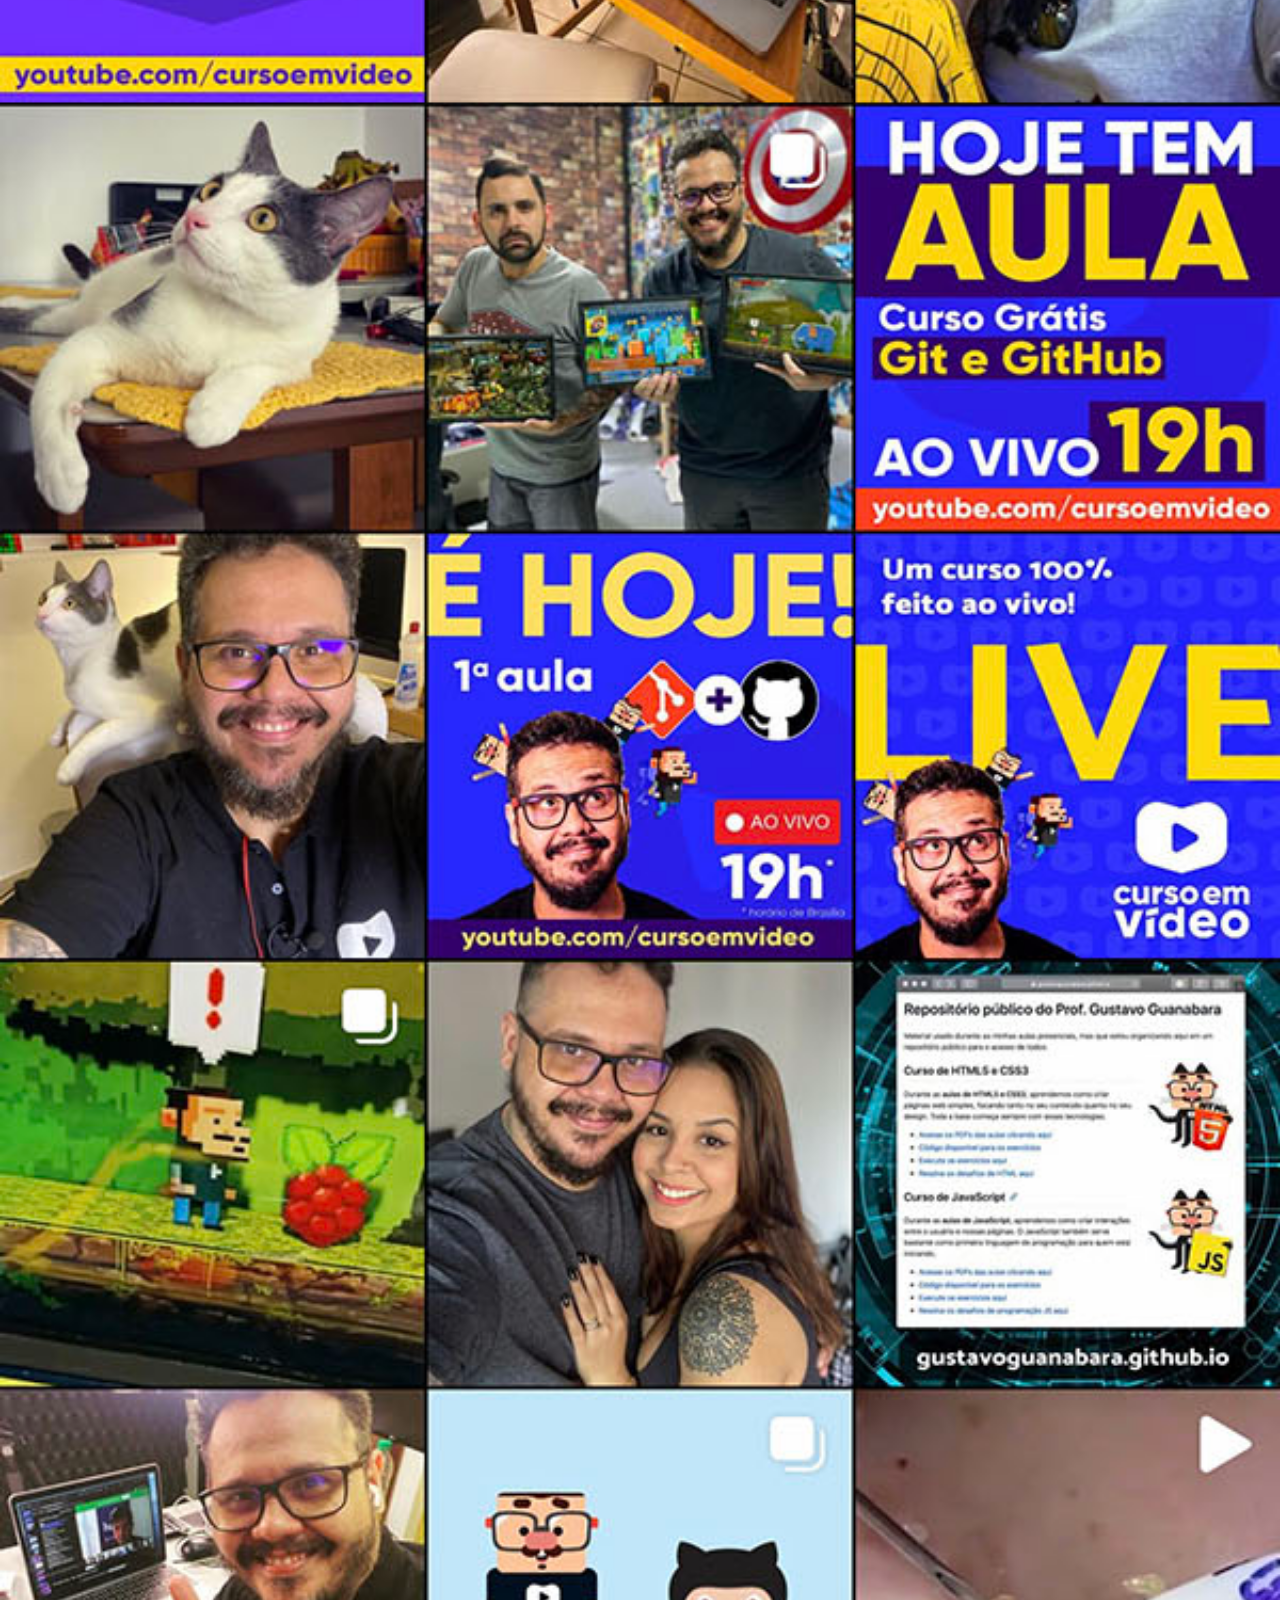
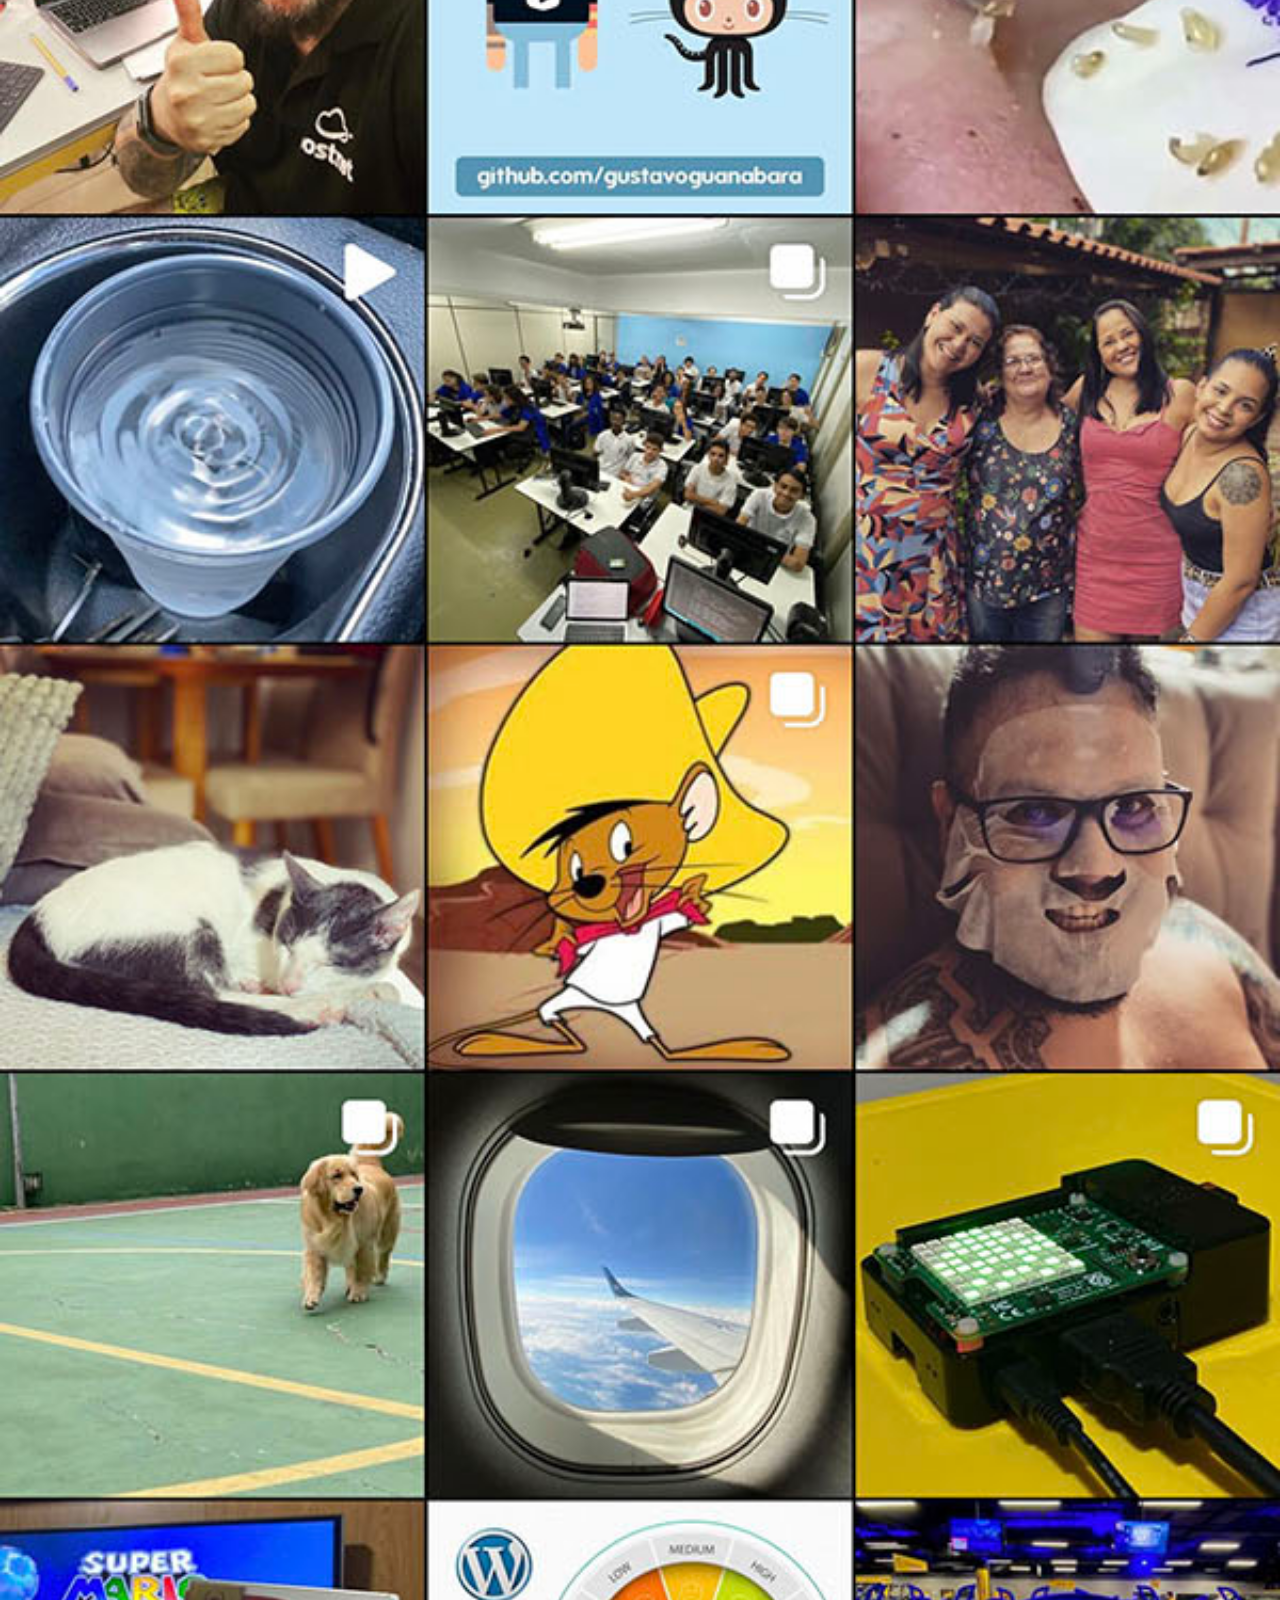
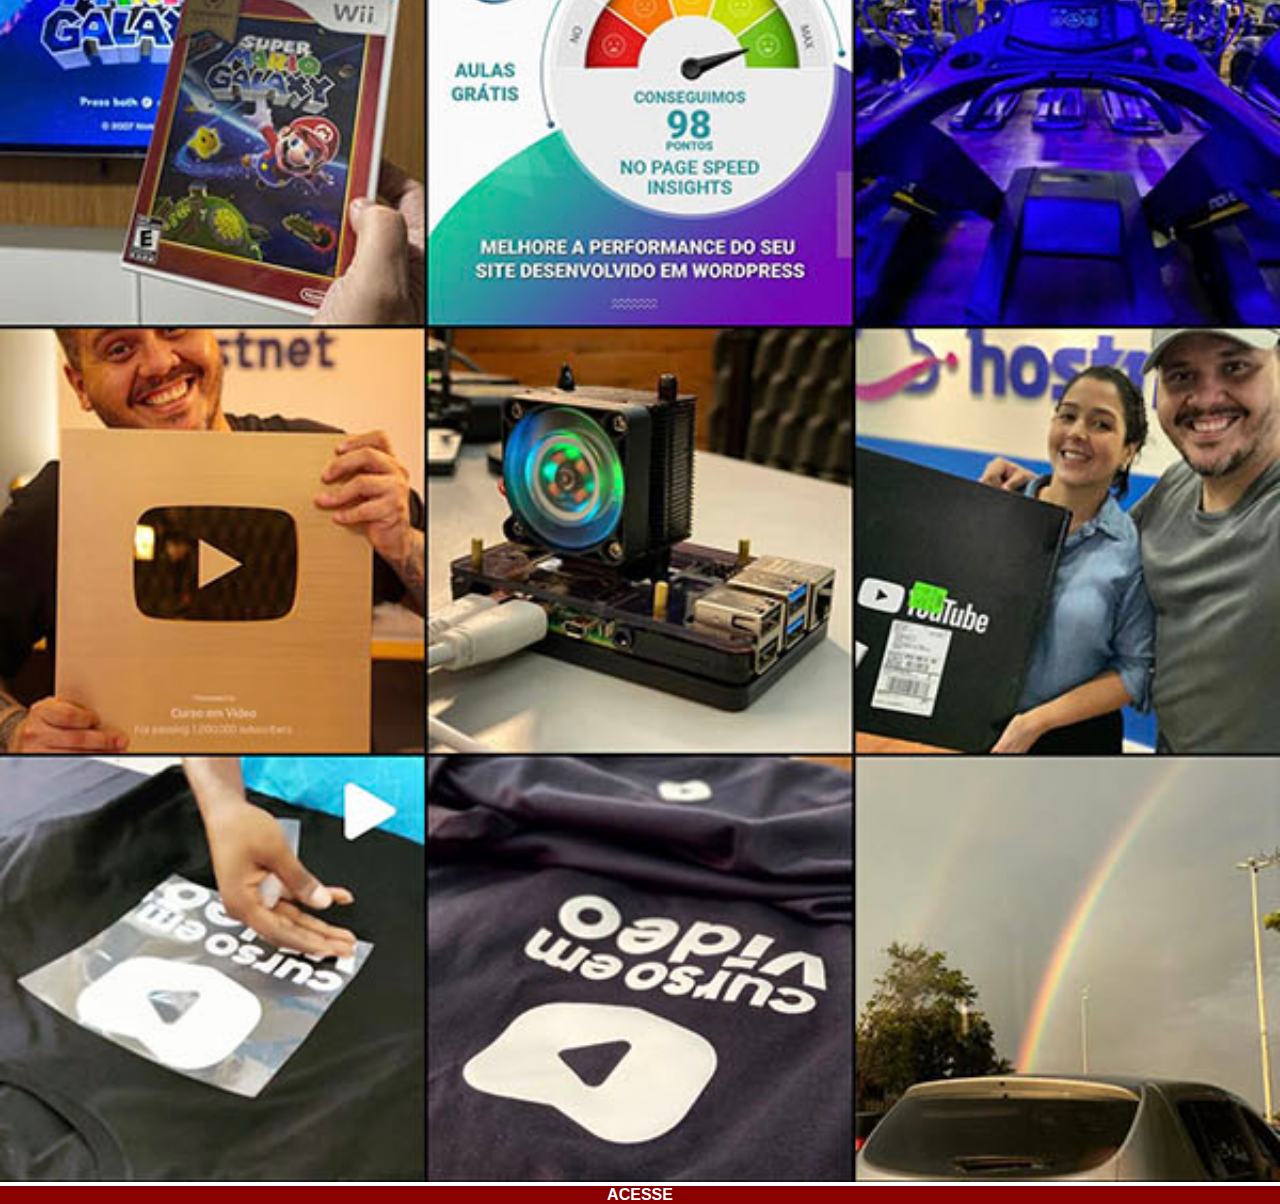
<file: instagram.html>
<!DOCTYPE html>
<html lang="pt-br">
<head>
    <meta charset="UTF-8">
    <meta name="viewport" content="width=device-width, initial-scale=1.0">
    <title>Document</title>
    <link rel="stylesheet" href="estilos/social.css">
</head>
<body>
    <img src="imagens/tela-instagram.jpg" alt="">
    <a href="https://www.instagram.com/gustavoguanabara" target="_blank"> ACESSE</a>
    
</body>
</html>
</file>
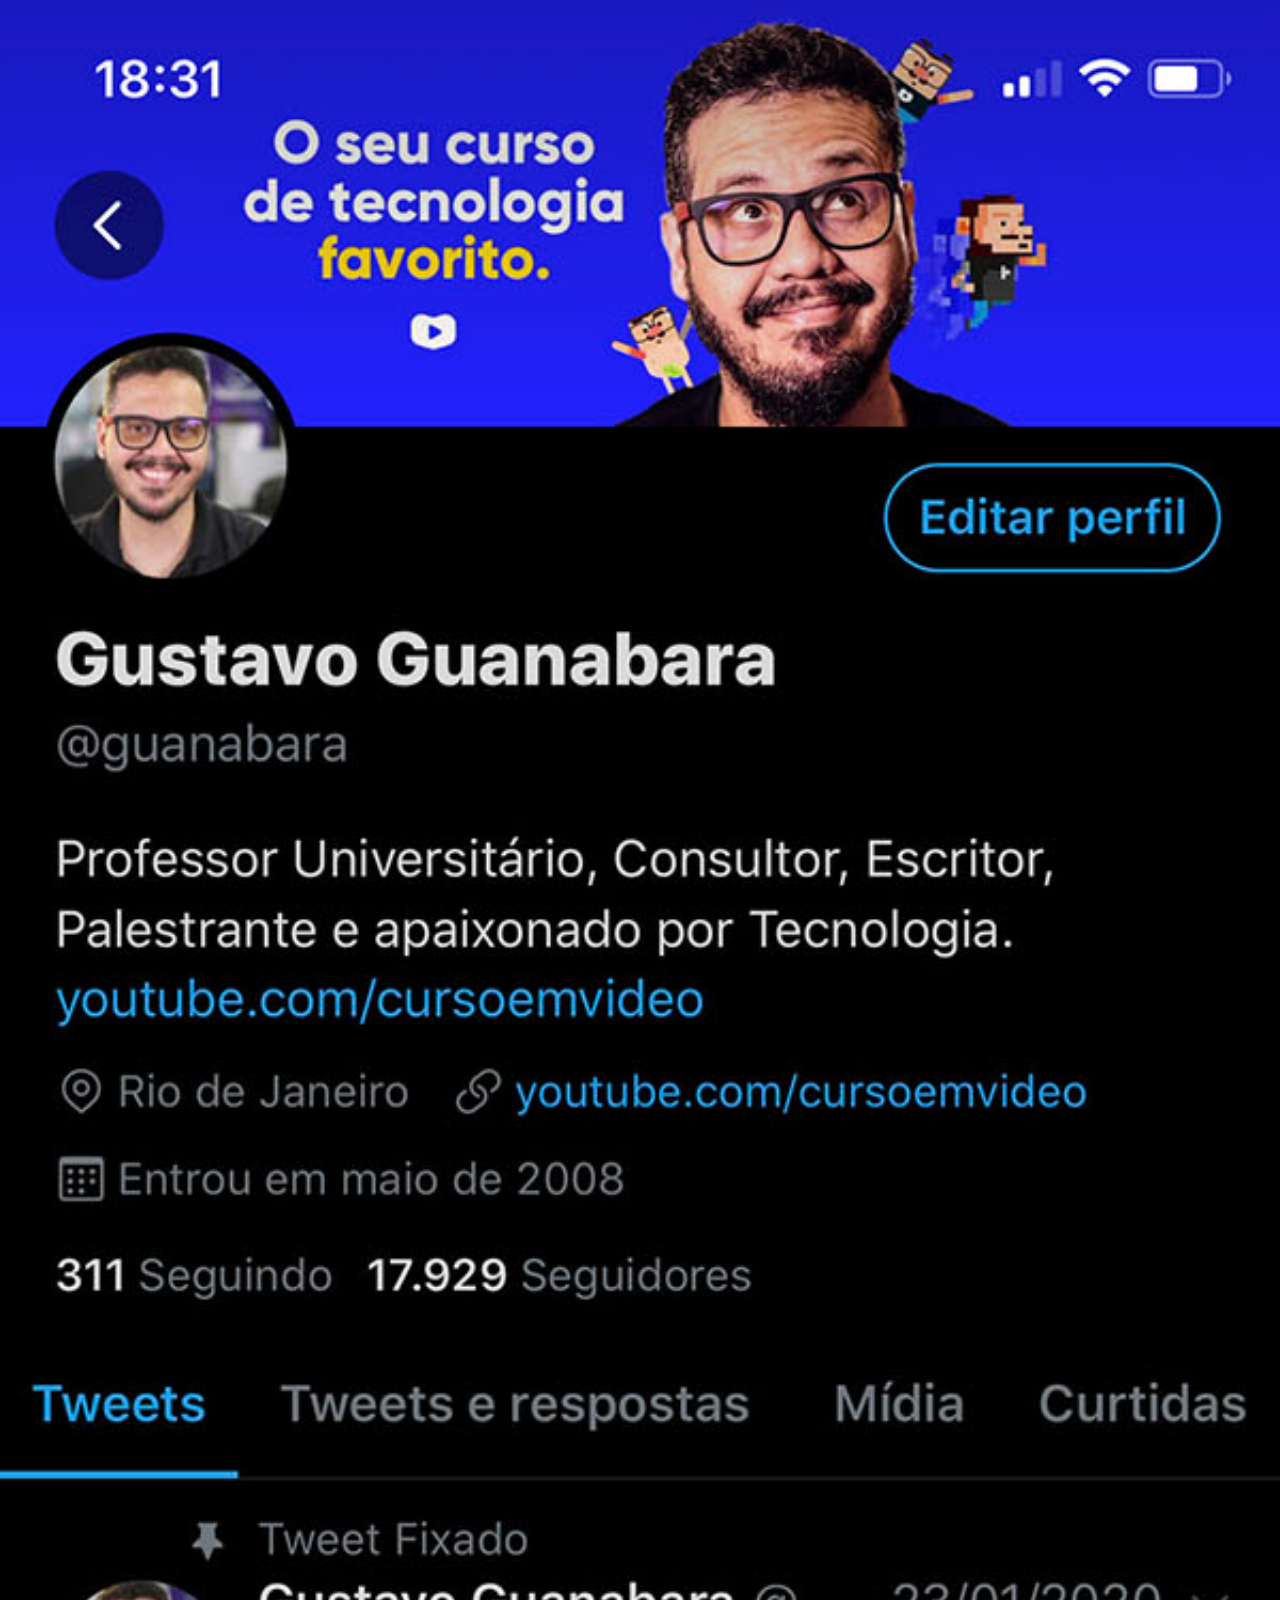
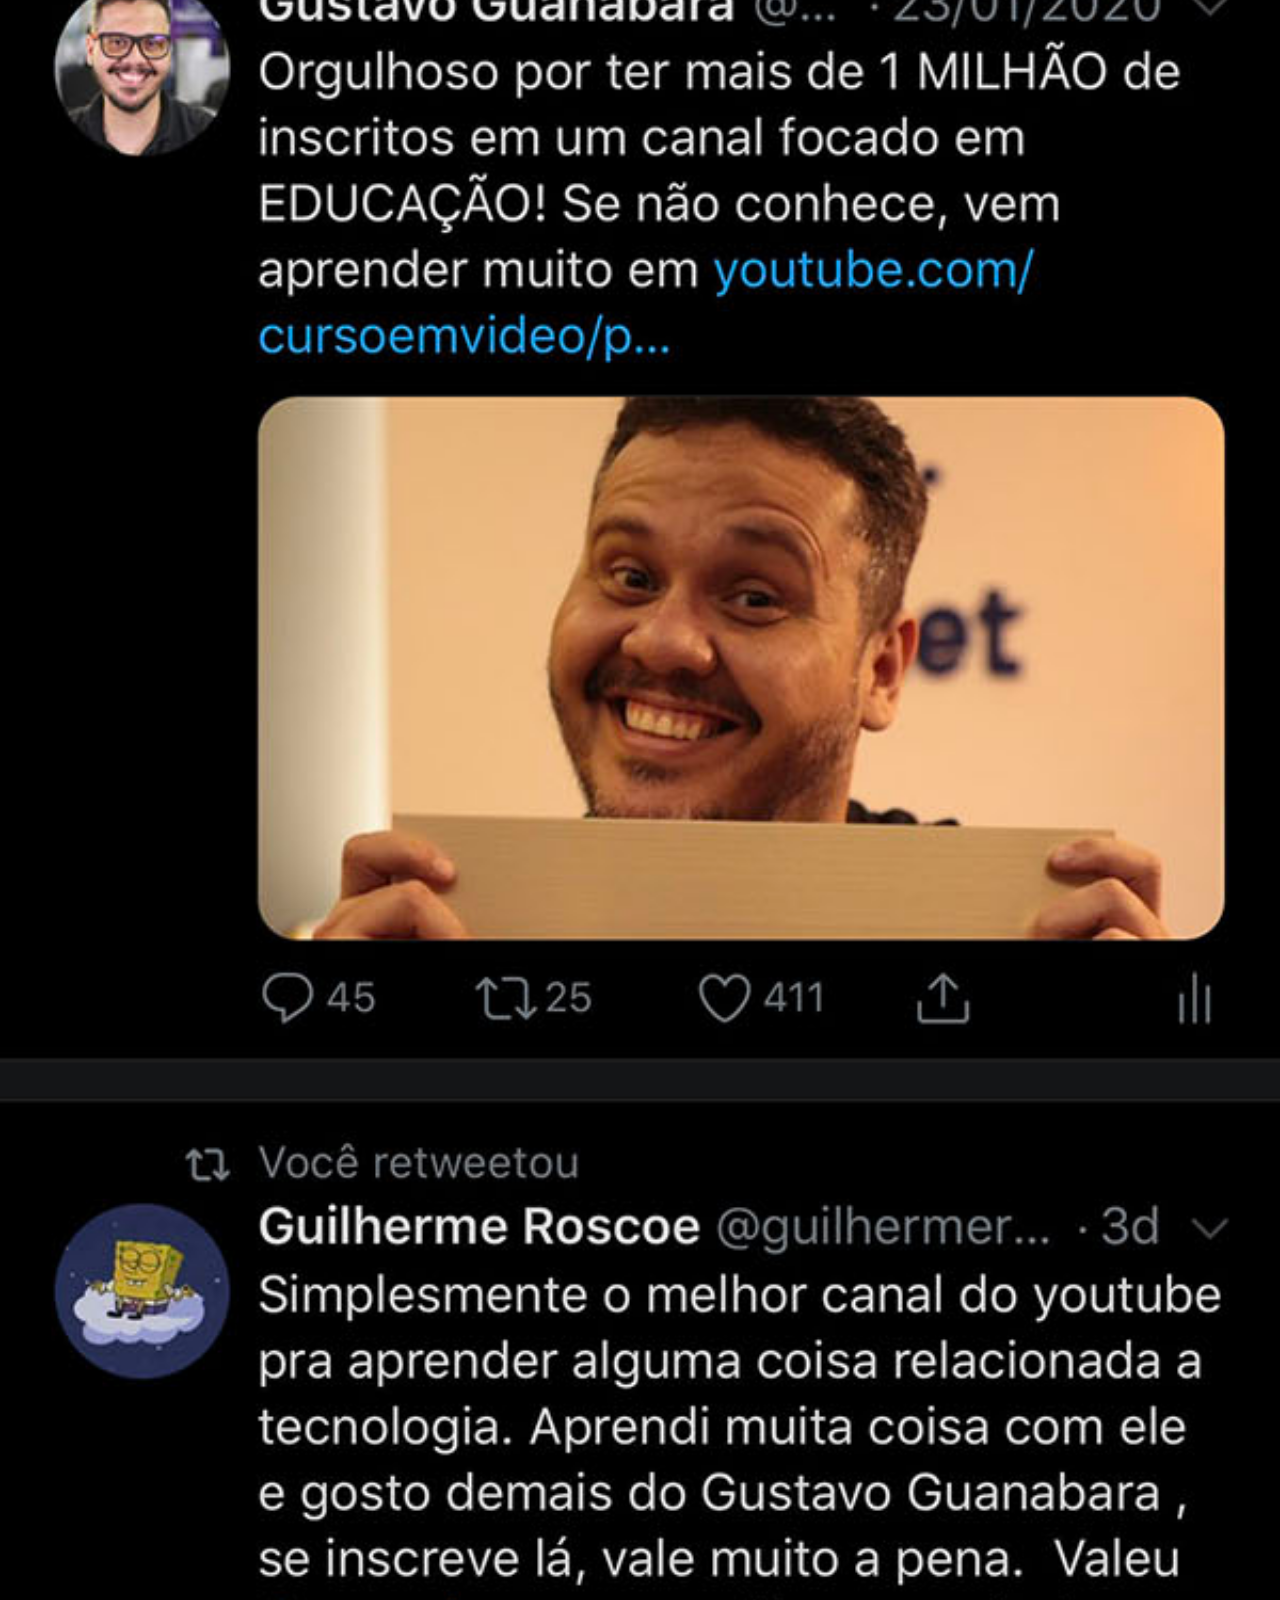
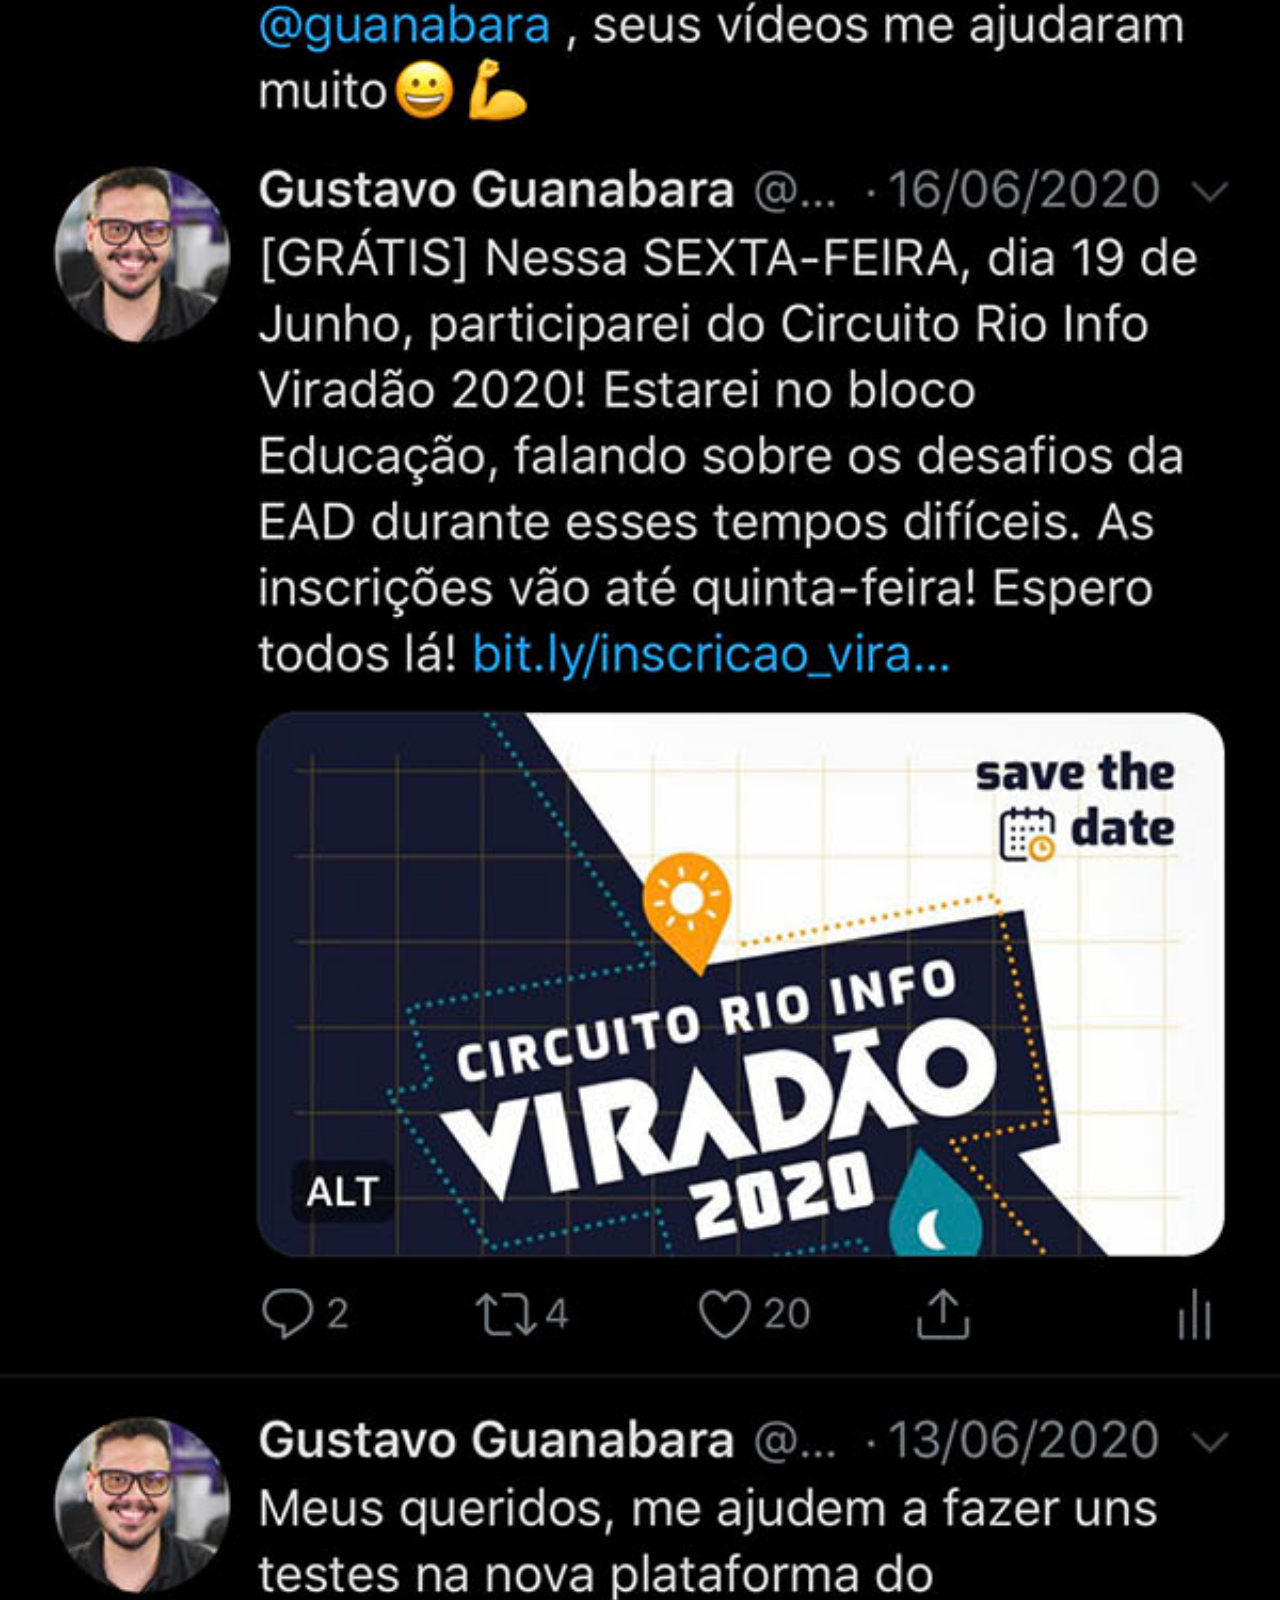
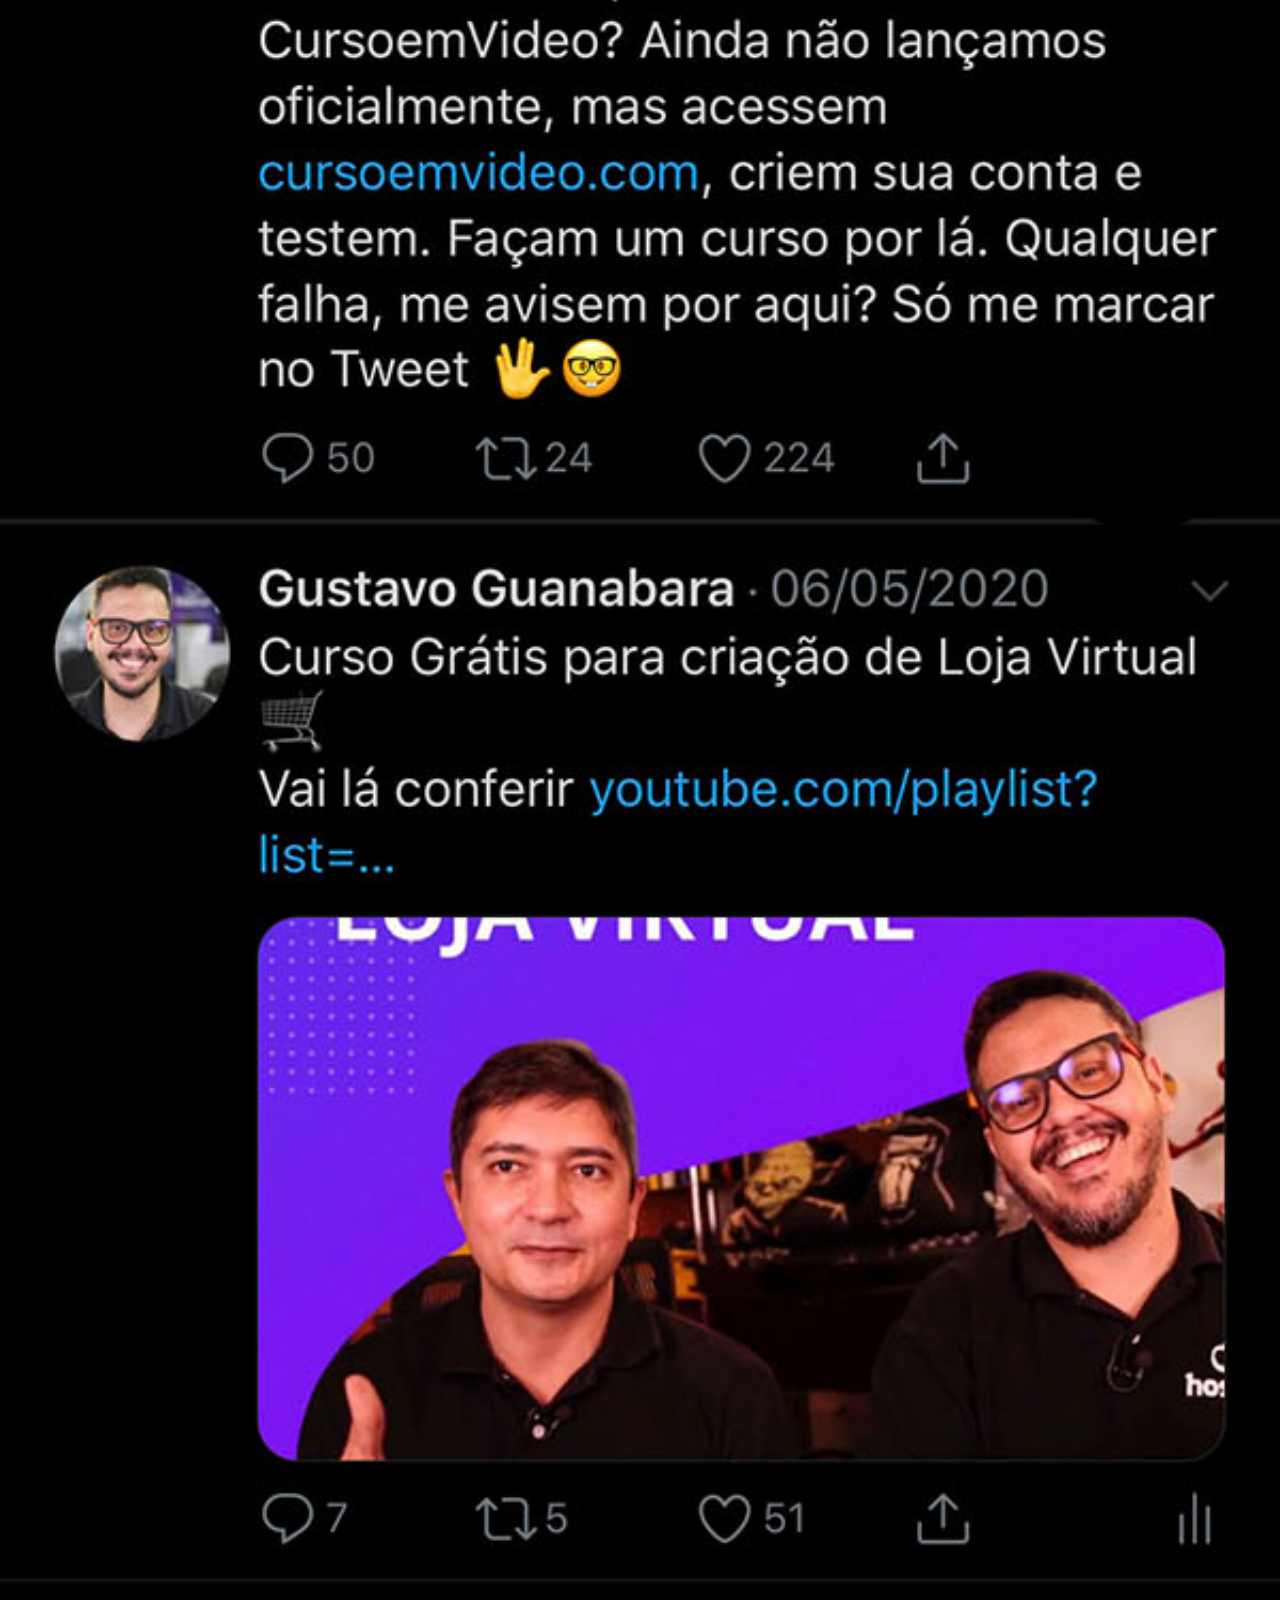
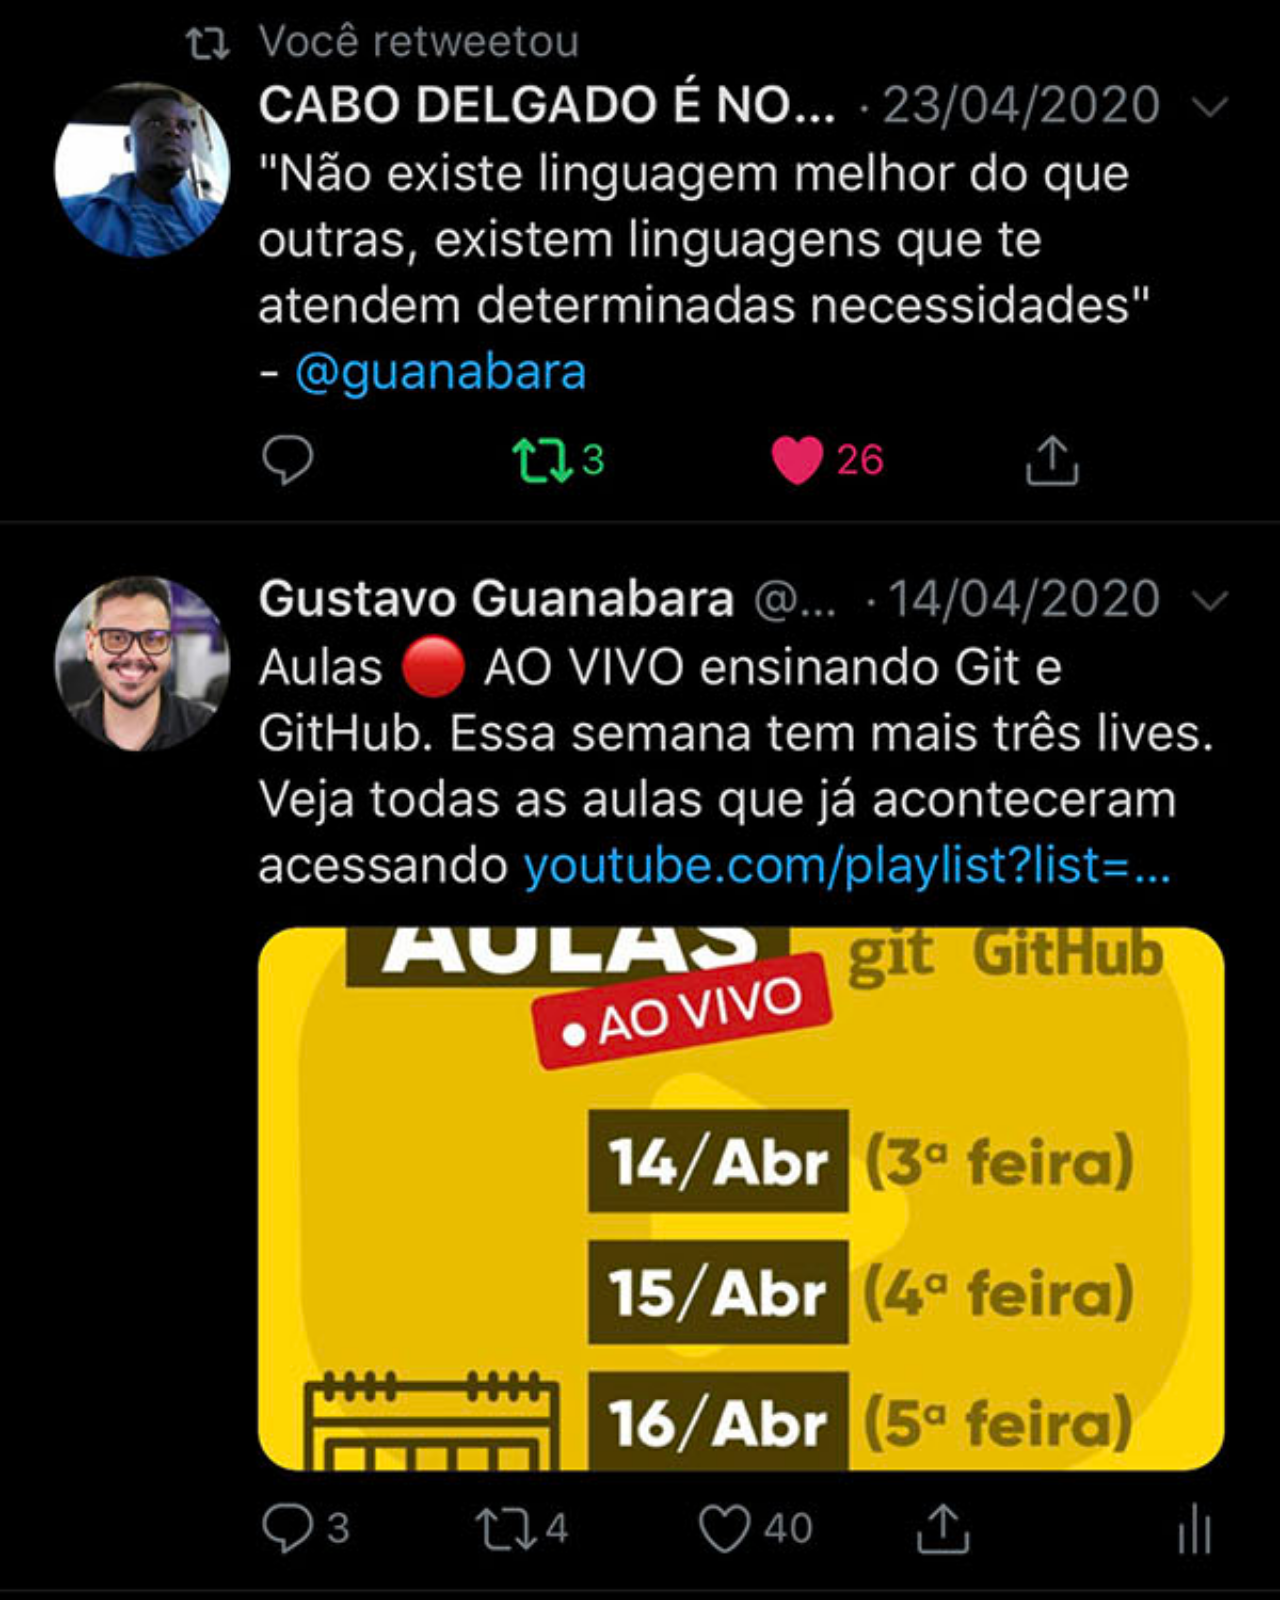
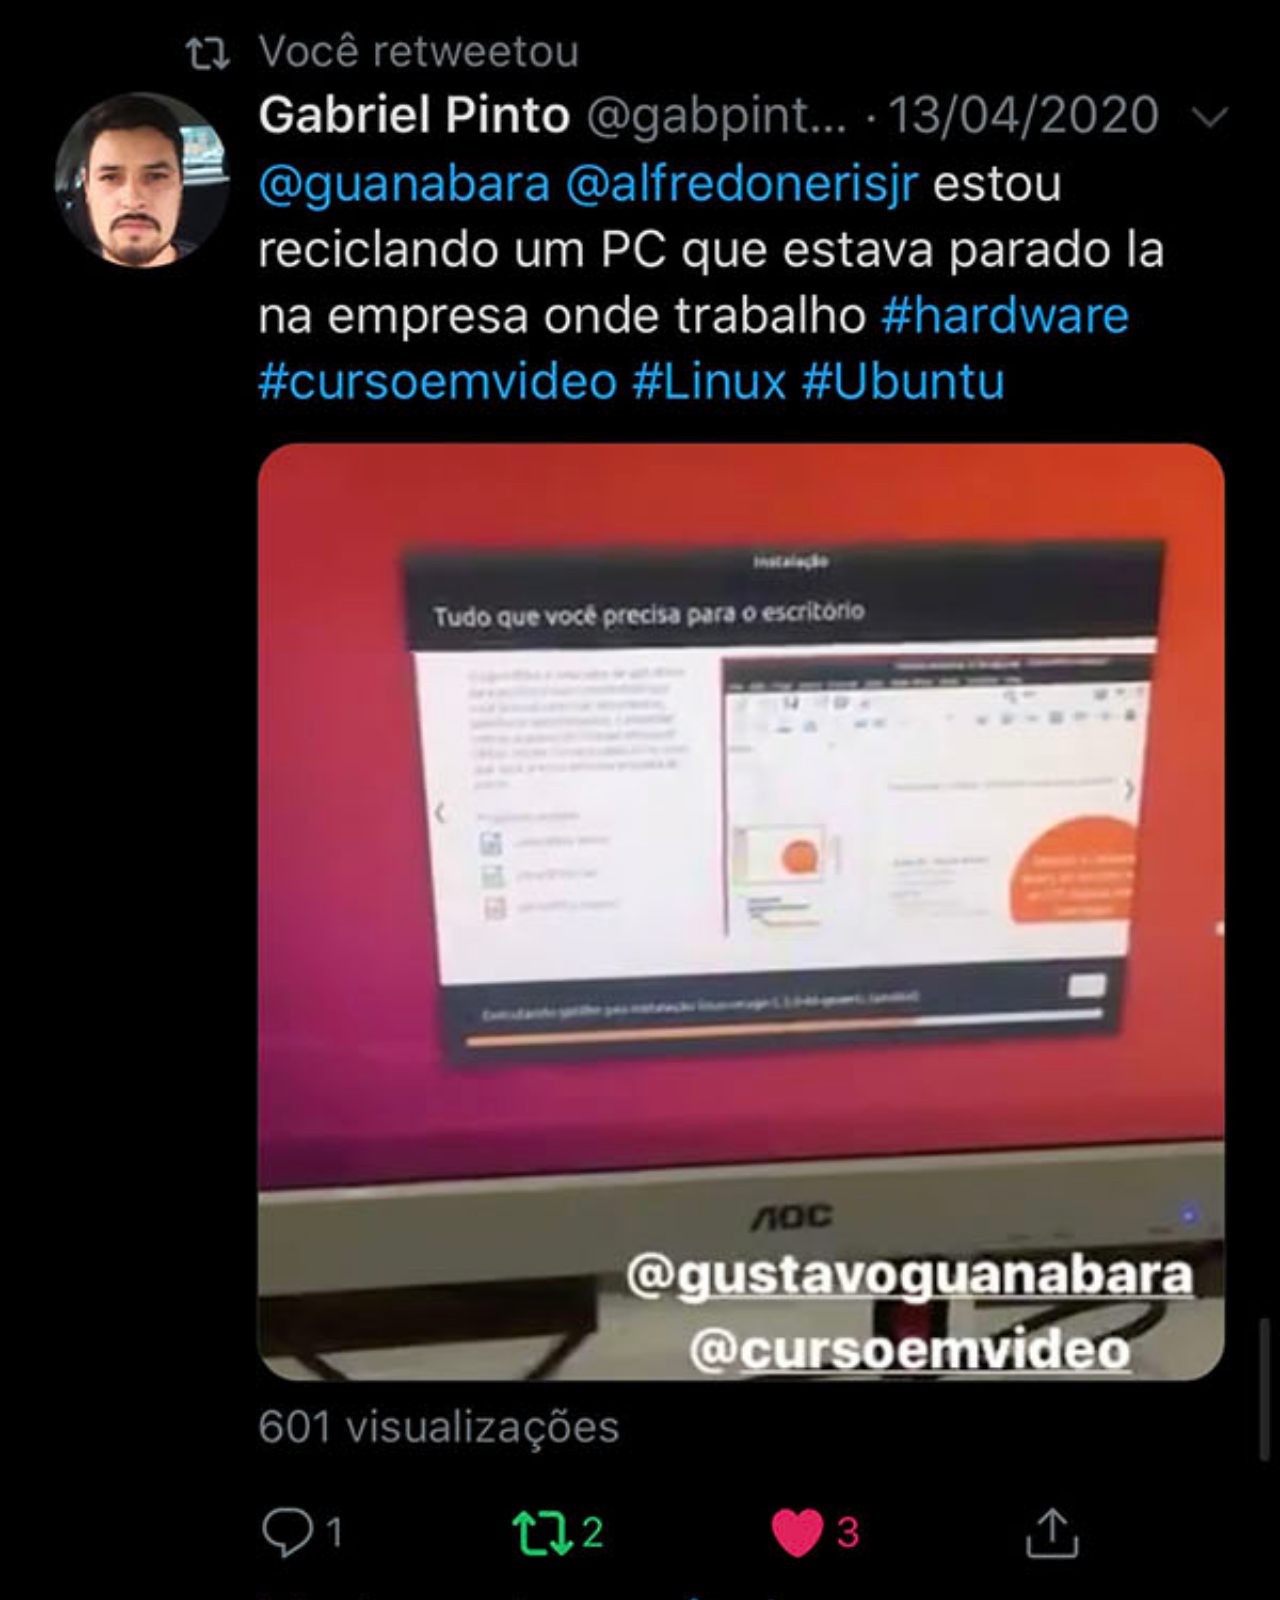
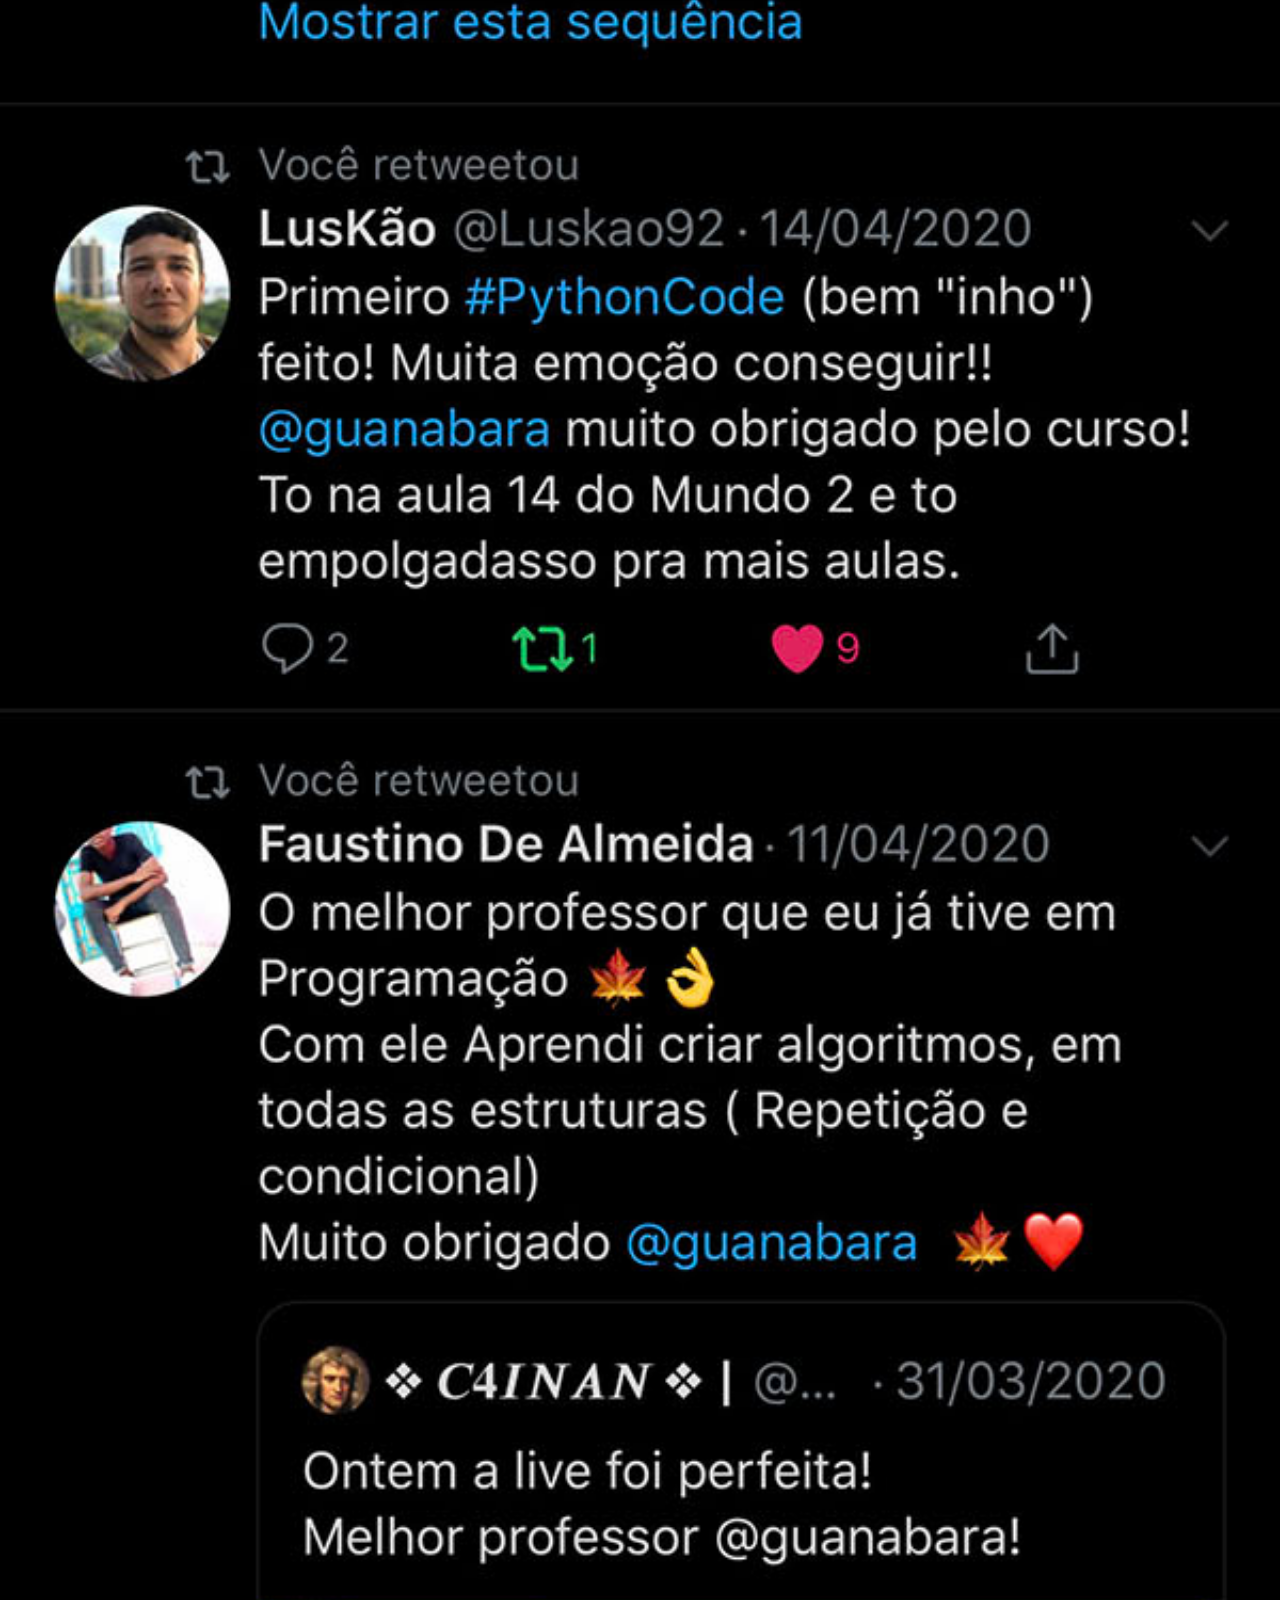
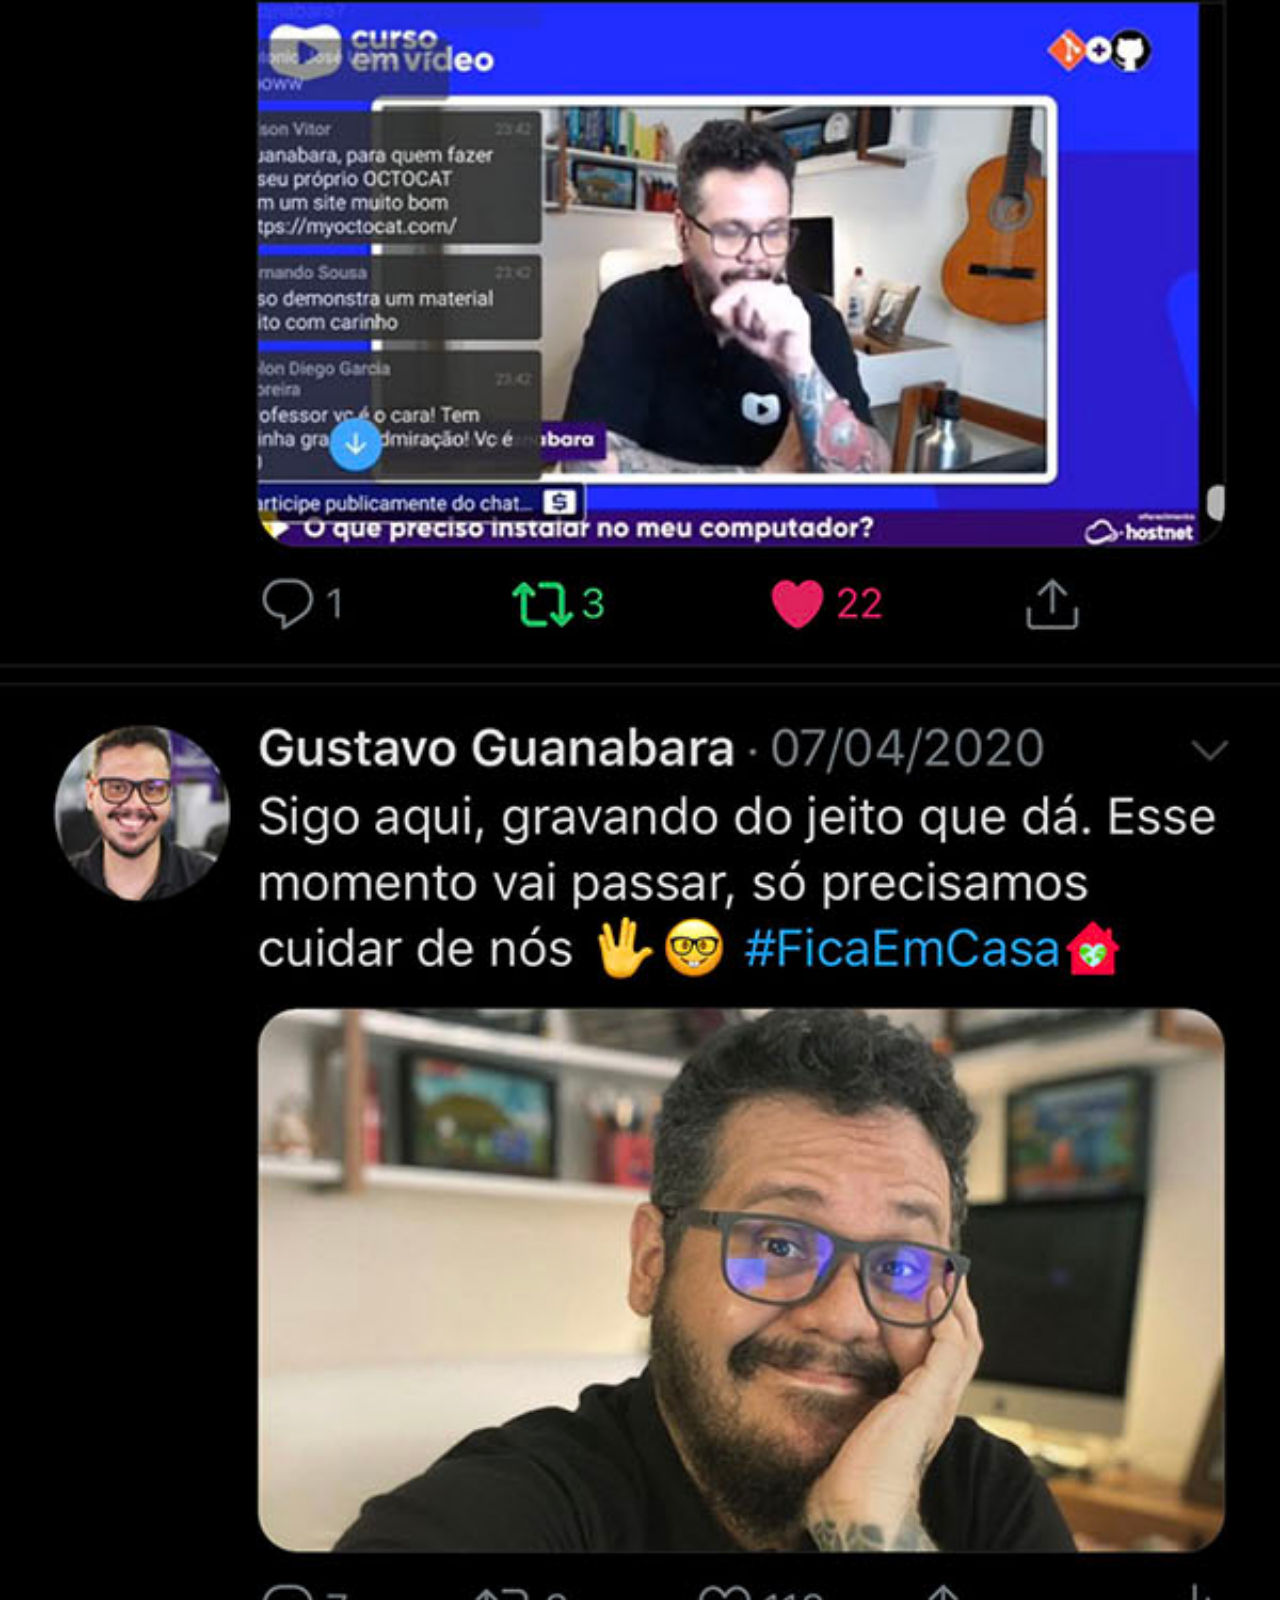
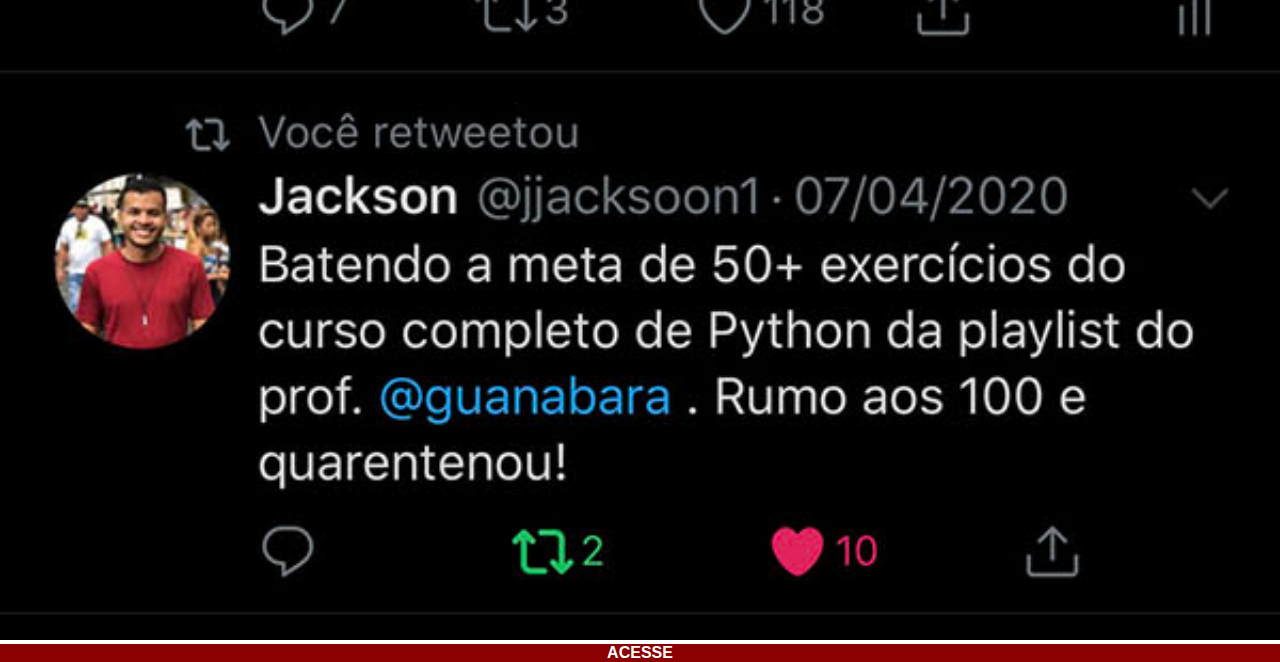
<file: twitter.html>
<!DOCTYPE html>
<html lang="pt-br">
<head>
    <meta charset="UTF-8">
    <meta name="viewport" content="width=device-width, initial-scale=1.0">
    <title>Document</title>
    <link rel="stylesheet" href="estilos/social.css">
</head>
<body>
    <img src="imagens/tela-twitter.jpg" alt="">
    <a href="https://www.x.com/guanabara" target="_blank"> ACESSE</a>
</body>
</html>
</file>
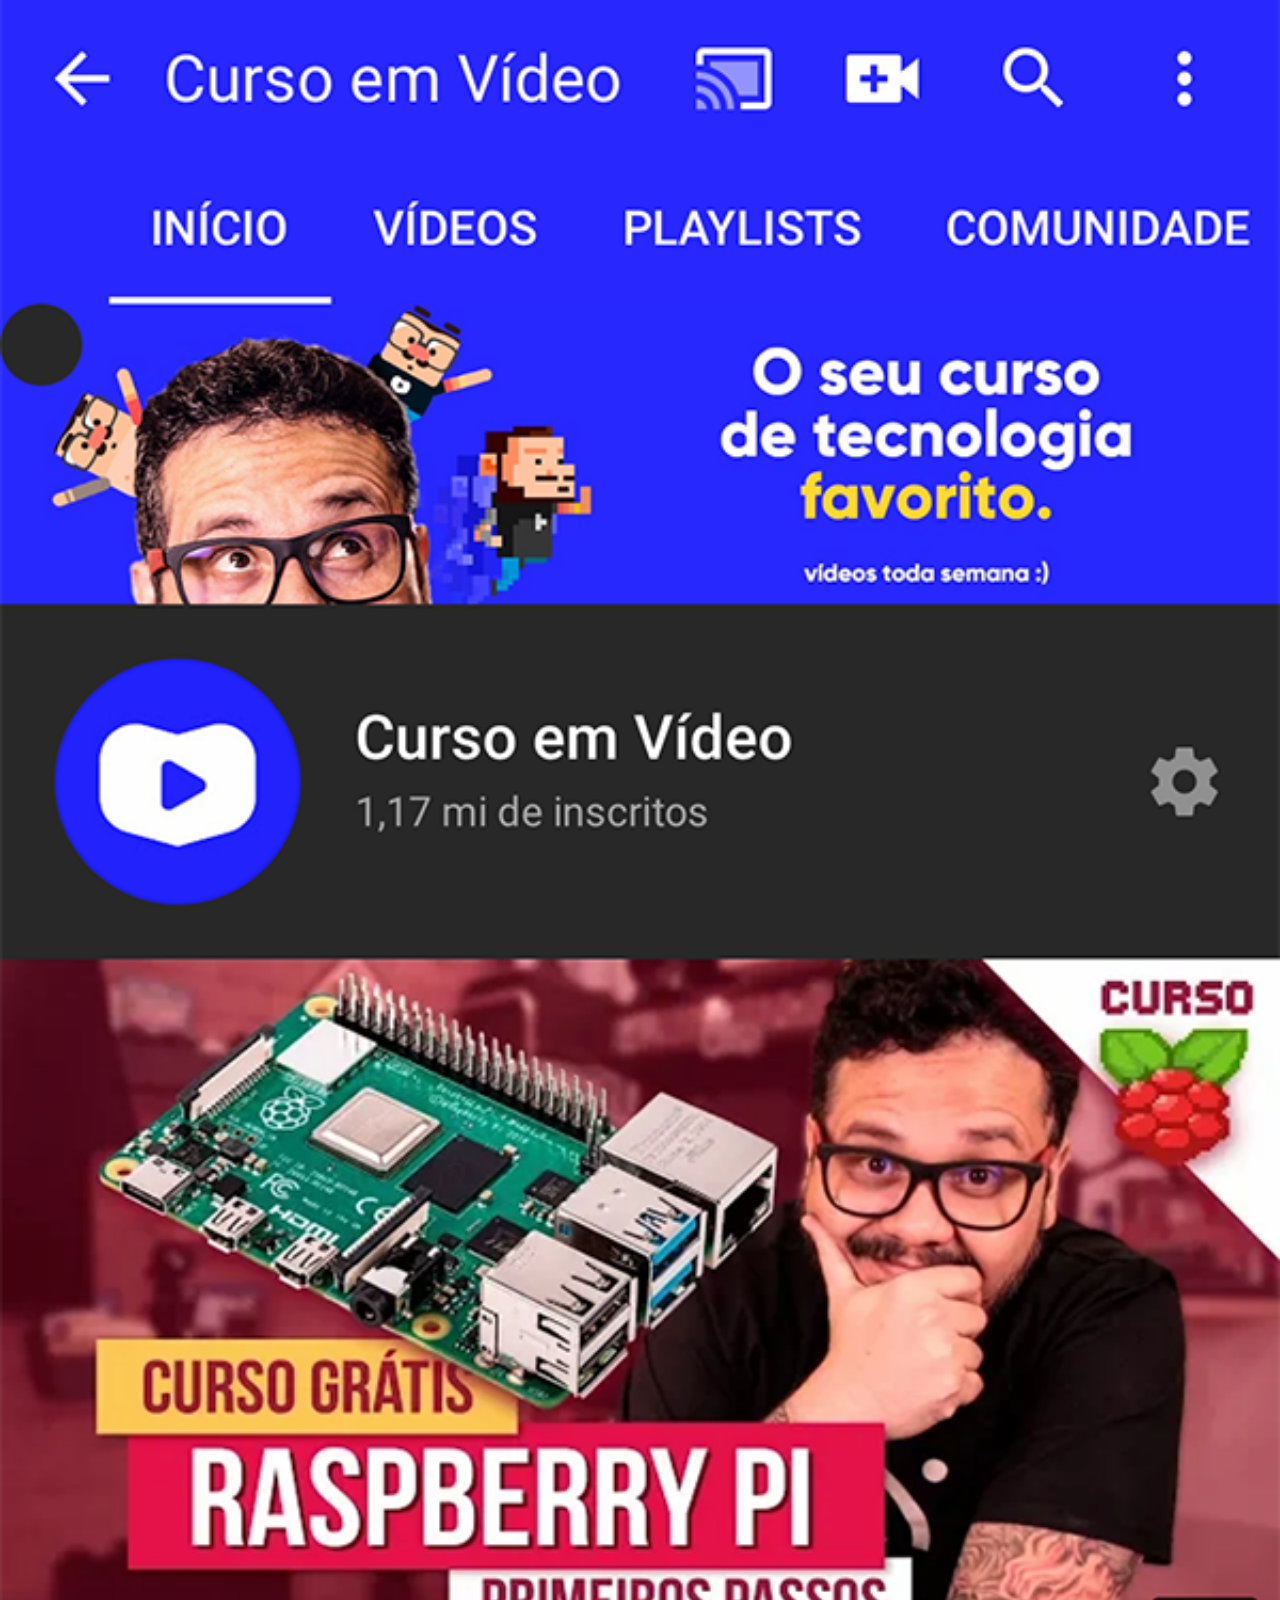
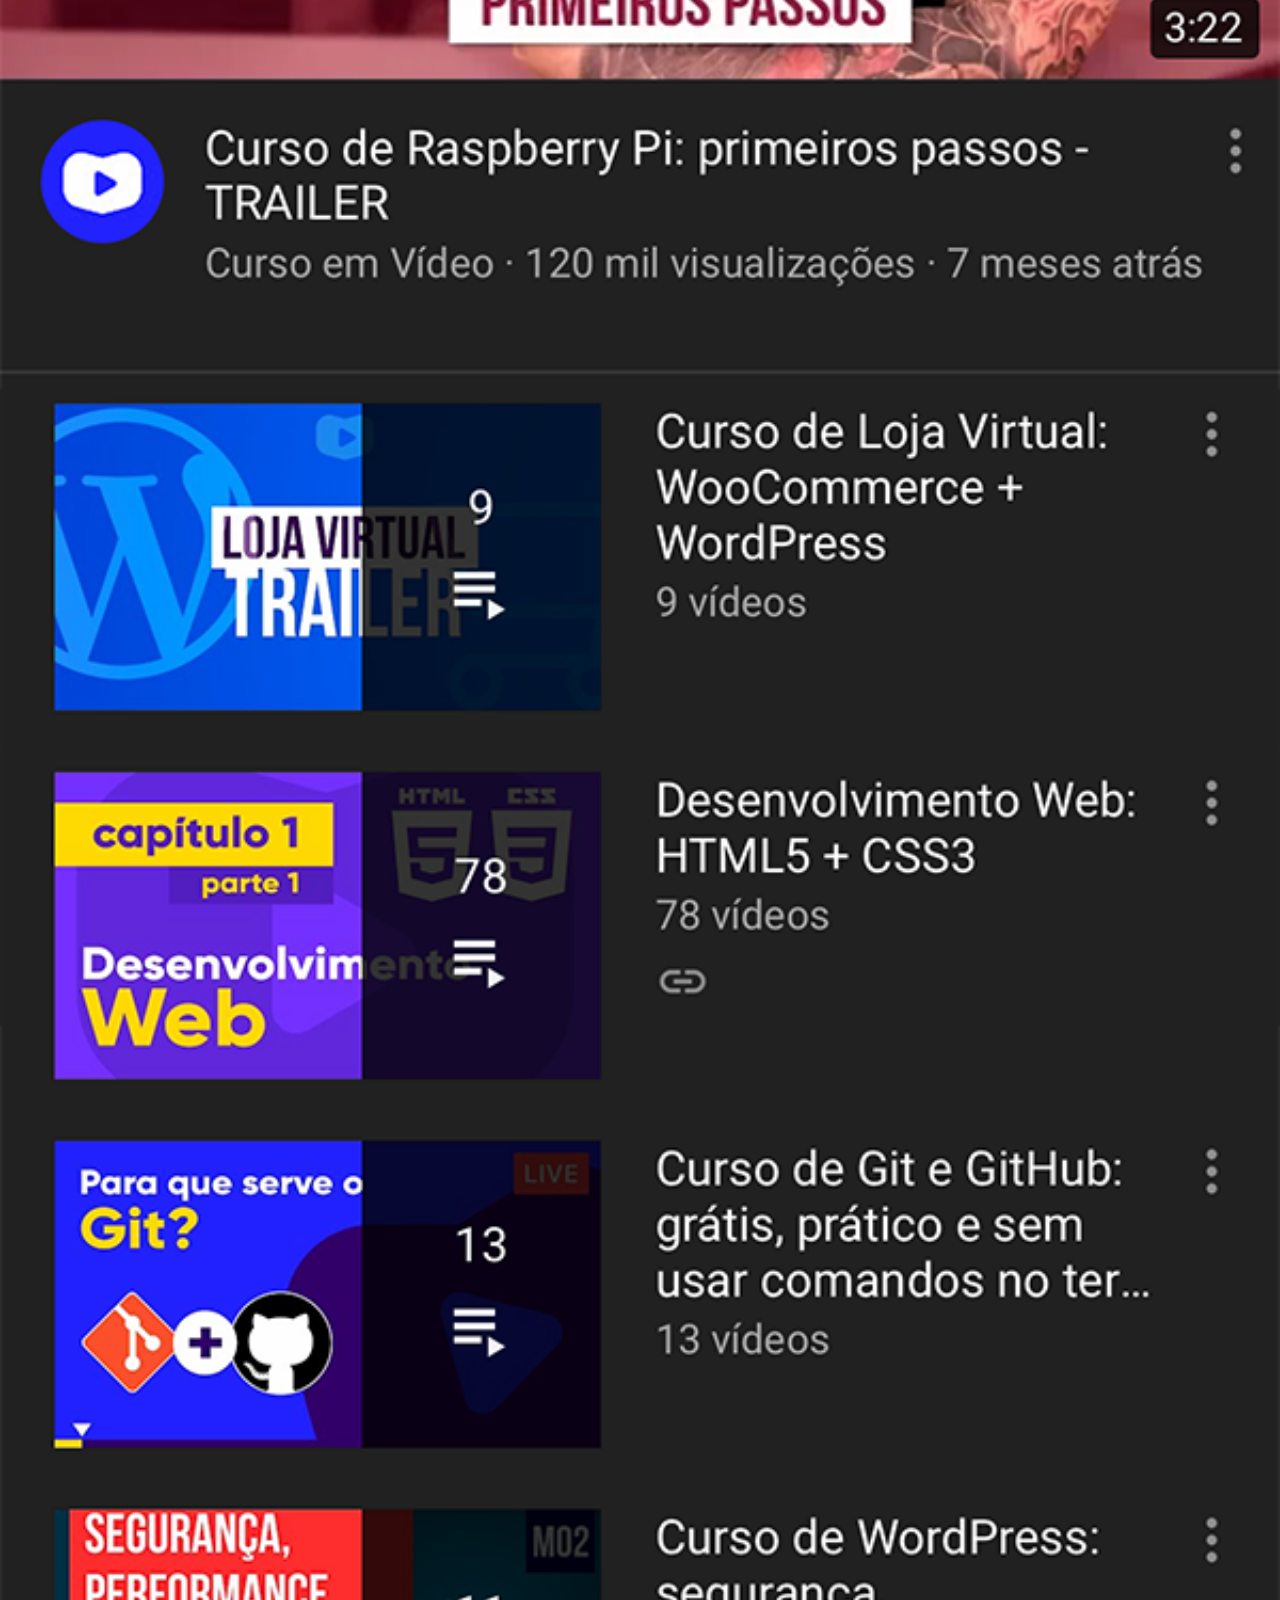
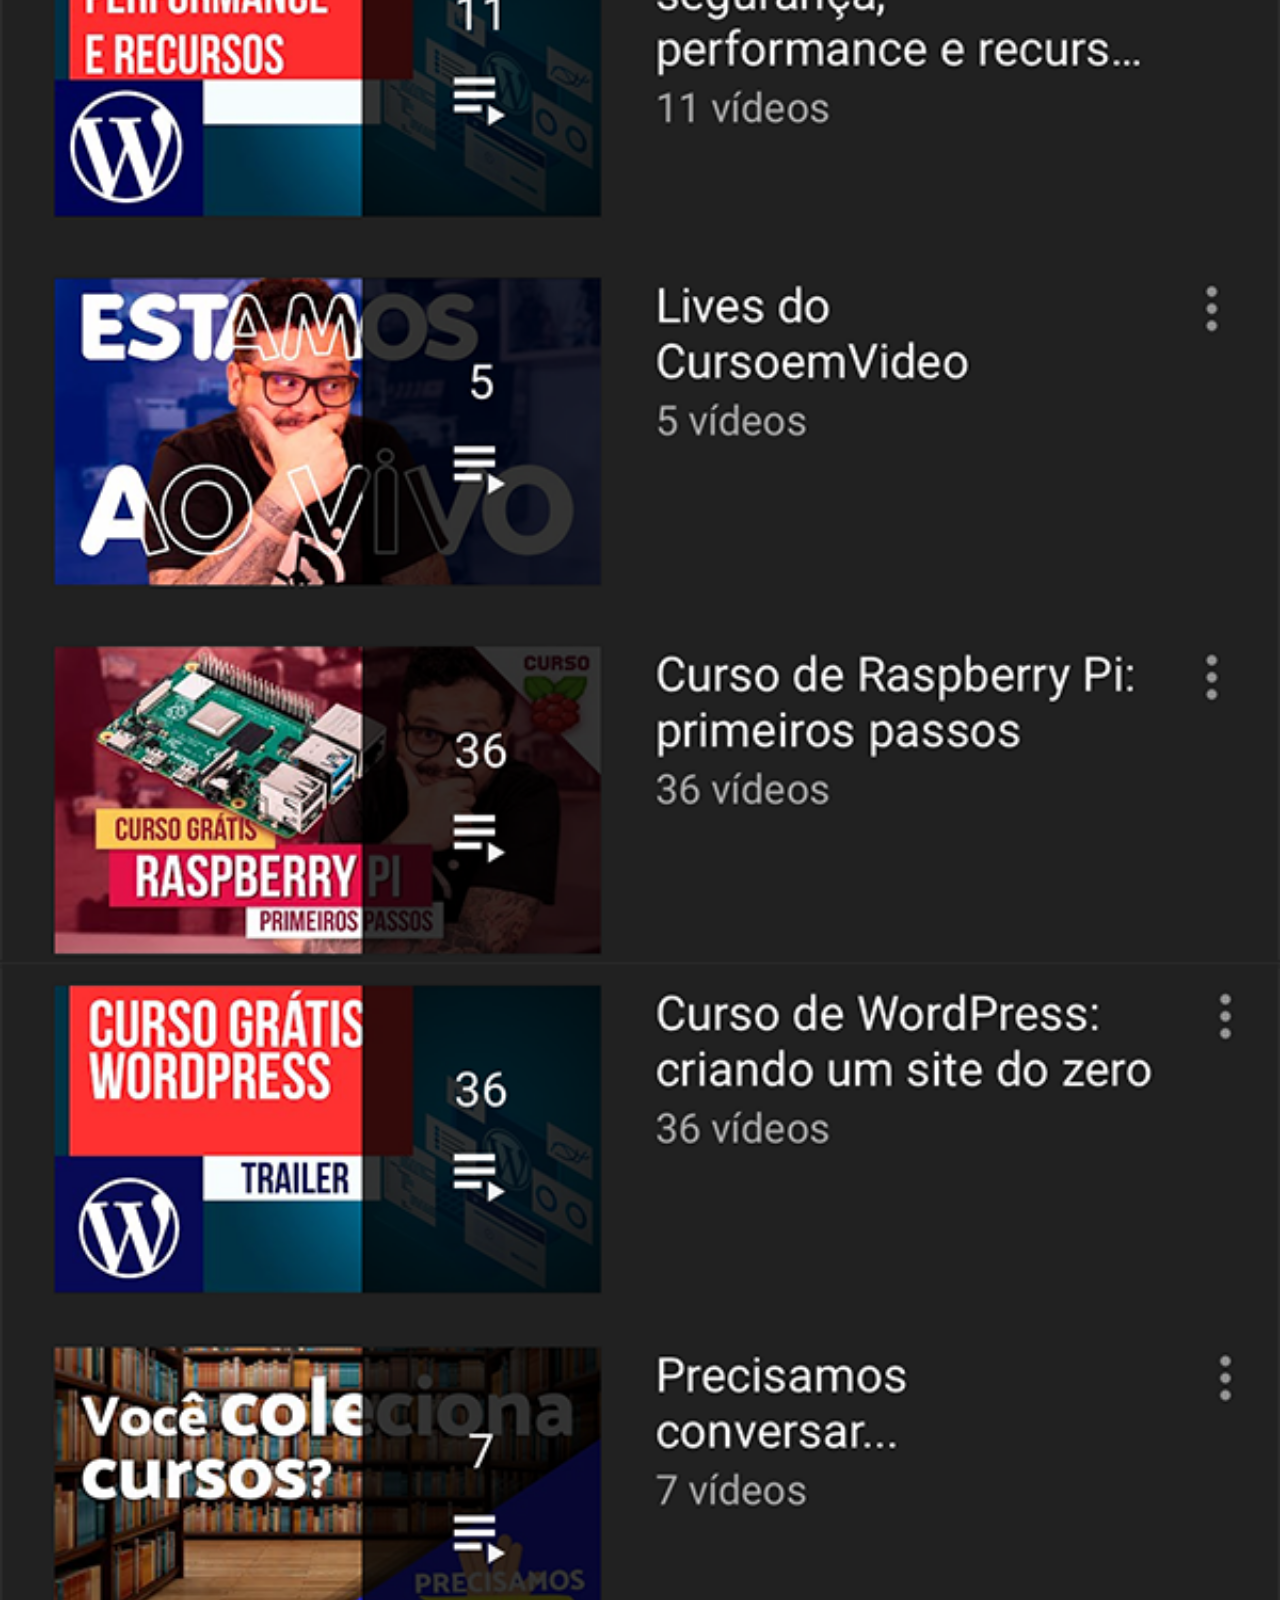
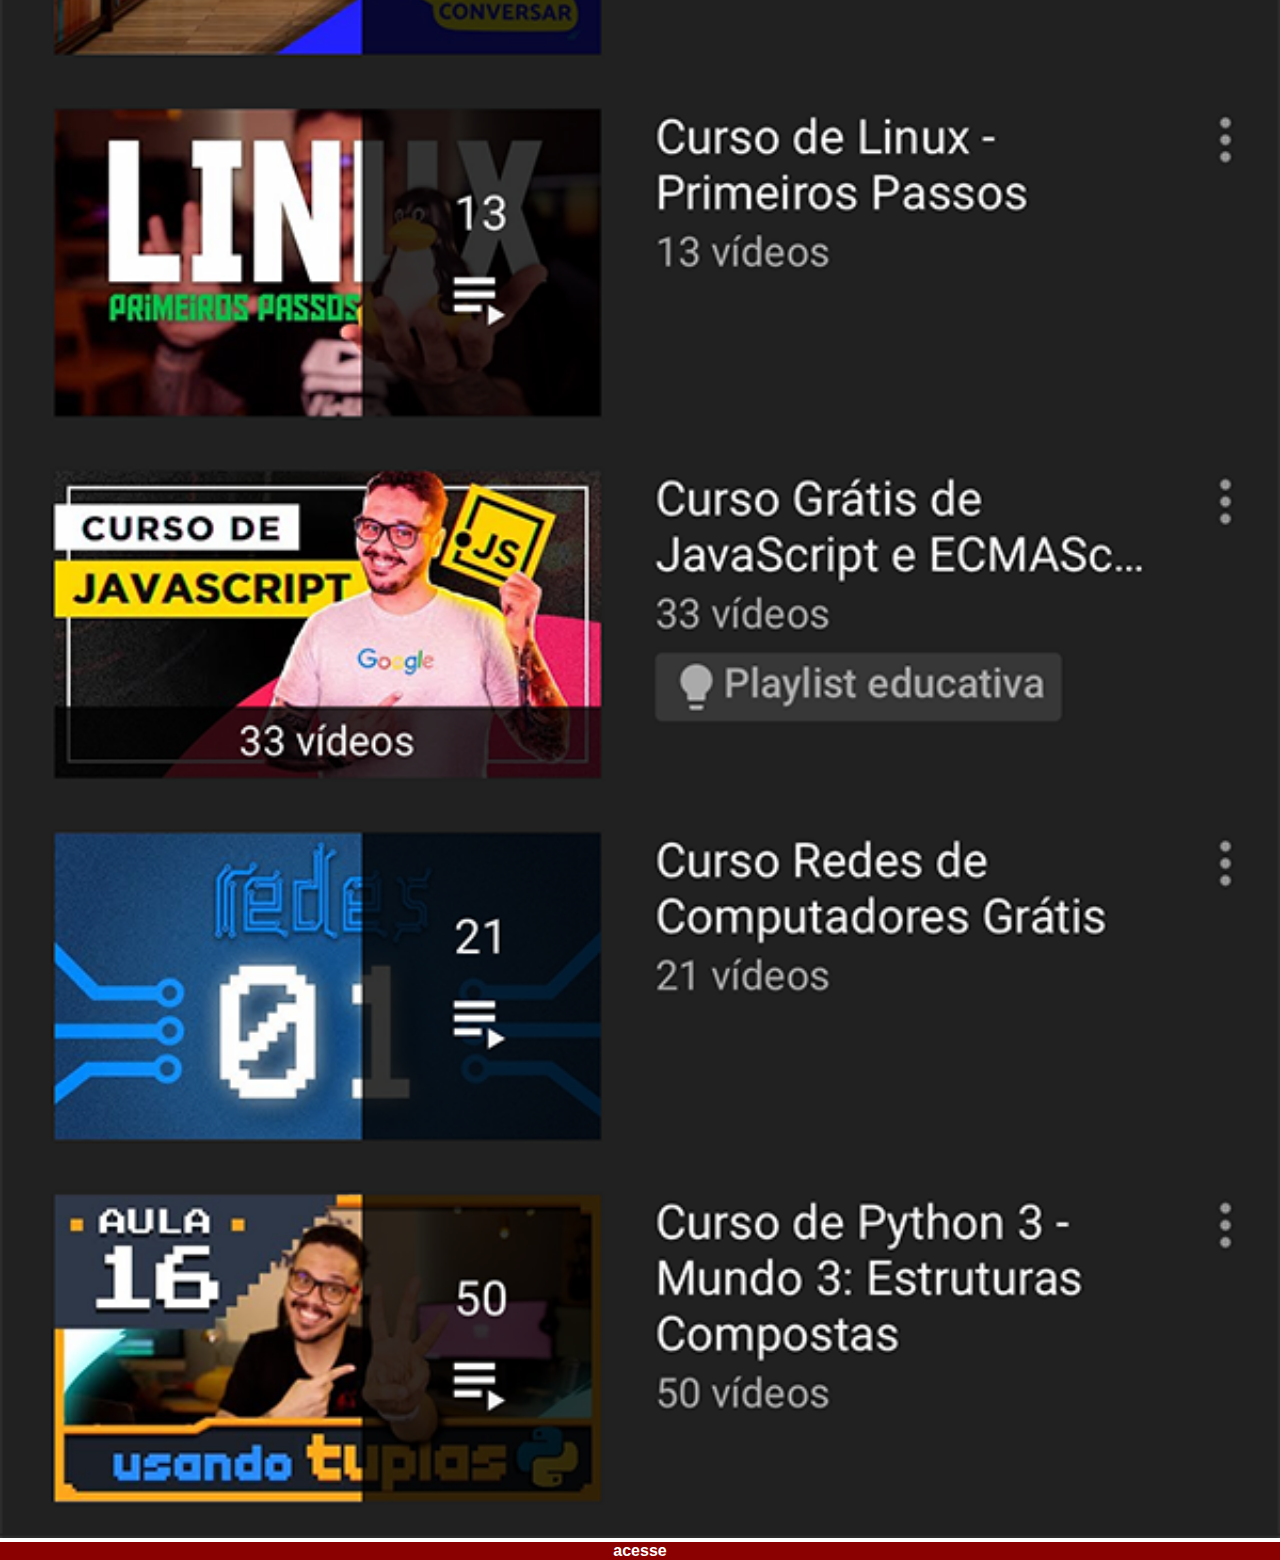
<file: youtube.html>
<!DOCTYPE html>
<html lang="en">
<head>
    <meta charset="UTF-8">
    <meta name="viewport" content="width=device-width, initial-scale=1.0">
    <title>Youtube</title>
    <link rel="stylesheet" href="estilos/social.css">
</head>
<body>
    <img src="imagens/tela-youtube.png" alt="">
    <a href="https://www.youtube.com/c/CursoemVídeo/playlists" target="_blank"> acesse</a>
    
</body>
</html>
</file>
<file: estilos/style.css>
@charset "UTF-8"

*{
    margin: 0px;
    padding: 0px;
    font-family: Arial, Helvetica, sans-serif;
}

html, body{
    height: 100vh;
    width: 100vw;
    background-color: black;
}

body{
    background: url(../imagens/fundo-madeira.jpg) no-repeat top center;
    background-size: cover;
    background-attachment: fixed;
}

main{
    height: 100vh;
    position: relative;
}

section#telefone{
    position: absolute;
    top: 50%;
    left: 50%;
    transform: translate(-50%, -50%);
    height: 627px;
    width: 311px;
    background:url(../imagens/frame-iphone.png) no-repeat;
}

iframe#tela{
    position: relative;
    top: 80px;
    left: 23px;
    width: 269px;
    height: 471px;
}

section#redes-sociais{
    text-align: right;
}

section#redes-sociais img{
    width: 50px;
    margin: 10px;
    border-radius: 50%;
    box-shadow: 2px 2px 5px rgba(0, 0, 0, 0.404);
    box-sizing:border-box;
}

section#redes-sociais img:hover{
    border: 2px solid rgba(255, 255, 255, 0.603);
    transform: translate(-3px, -3px);
    box-shadow: 5px 5px 10px rgba(0, 0, 0, 0.596);
    transition: transform .3s;


}
</file>
<file: estilos/social.css>
@charset "UTF-8";

*{
    margin: 0px;
    padding: 0px;
    font-family: Arial, Helvetica, sans-serif;
}

::-webkit-scrollbar{
    width: 0px;
    height: 0px;
}

img{
    width: 100vw;

}
a{
    display: block;
    background-color: darkred;
    color: white;
    text-align: center;
    font-weight: bolder;
    text-decoration: none;
}
a:hover{
    background-color: red;
}
</file>
